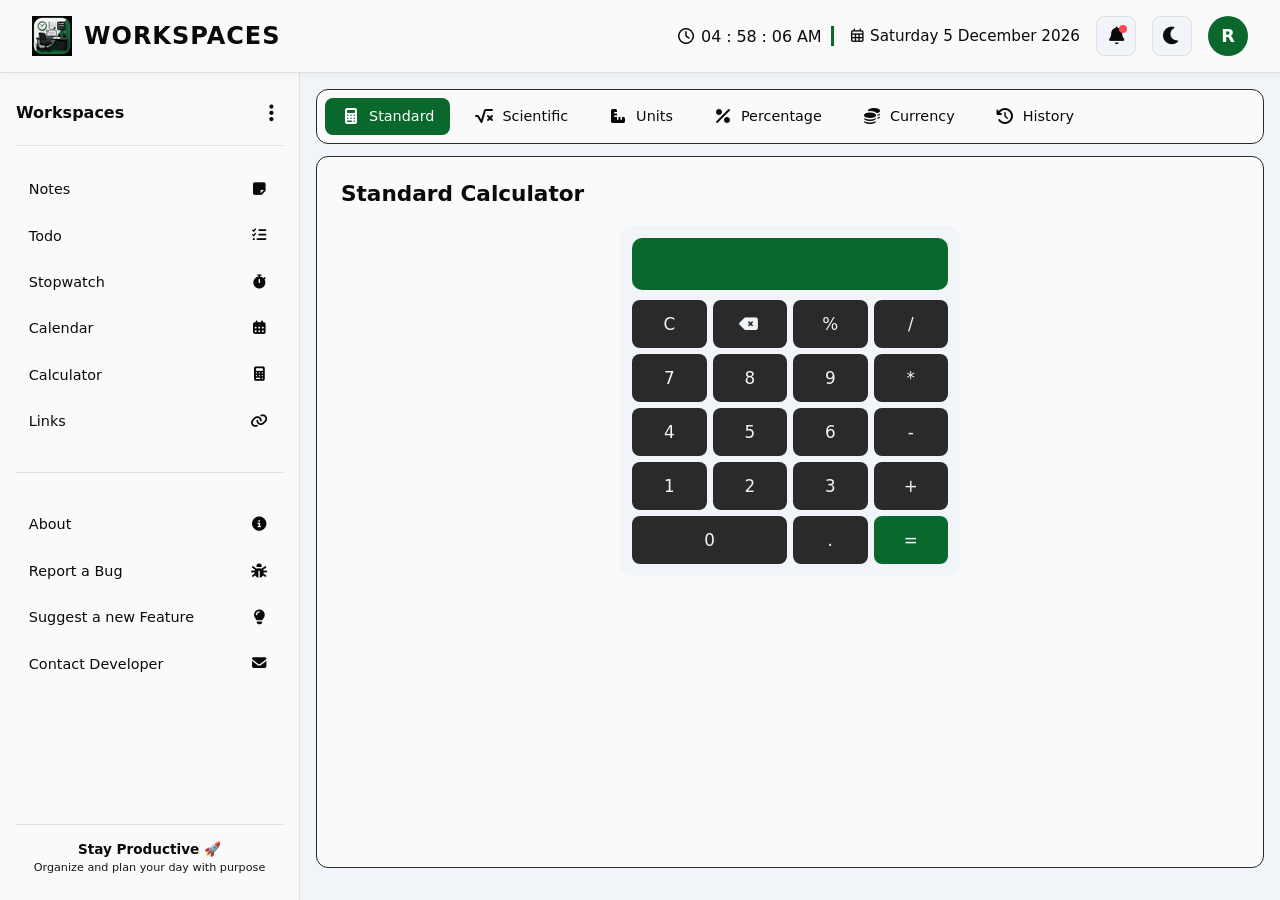
<file: Components/Calculator/calculator.html>
<!doctype html>
<html lang="en">
  <head>
    <meta charset="UTF-8" />
    <meta name="viewport" content="width=device-width, initial-scale=1.0" />
    <link rel="stylesheet" href="../../style.css" />
    <link
      rel="stylesheet"
      href="../../fontawesome-free-7.2.0-web/fontawesome-free-7.2.0-web/css/all.min.css"
    />
    <link rel="shortcut icon" href="../../Assets/icon.png" type="image/x-icon" />
    <link rel="stylesheet" href="../Clock/clock.css" />
    <link rel="stylesheet" href="calculator.css" />
    <script src="../Clock/clock.js" defer></script>
    <script src="../../app.js" defer></script>
    <script src="calculator.js" defer></script>
    <title>Calculator • Workspaces</title>
      <link rel="manifest" href="../../manifest.webmanifest" />
    <meta name="theme-color" content="#0a682c" />
  </head>
  <body>
    <div class="container">
      <header class="workspace-header">
        <div class="header-left">
          <button class="menu-btn" onclick="toggleMenu()">
            <i class="fa-solid fa-bars"></i>
          </button>
          <div class="logo">
            <img src="../../Assets/icon.png" alt="" width="40" height="40" />
            <span>WORKSPACES</span>
          </div>
        </div>
        <div class="header-right">
          <div class="clock">
            <ul>
              <i class="fa-regular fa-clock"></i>
              <li id="hours"></li>
              <li id="point">:</li>
              <li id="mins"></li>
              <li id="point">:</li>
              <li id="sec"></li>
              <li id="day"></li>
              <div class="vertical"></div>
              <div id="date">
                <i class="fa-regular fa-calendar-days"></i>
                <div id="Date"></div>
              </div>
            </ul>
          </div>
          <button class="header-icon-btn" title="Notifications">
            <i class="fa-solid fa-bell"></i>
            <span class="notification-dot"></span>
          </button>
          <button class="theme-toggle-btn" id="theme-switch" title="Toggle theme">
            <i class="fa-solid fa-moon"></i>
          </button>
          <div class="user-avatar">R</div>
        </div>
      </header>

      <aside class="sidebar">
        <div class="sidebar-header">
          <h2>Workspaces</h2>
          <i class="fa-solid fa-ellipsis-vertical"></i>
        </div>
        <ul class="sidebar-content">
          <li>
            <a href="../../index.html" class="sidebar-item"><span>Notes</span><i class="fa-solid fa-note-sticky"></i></a>
            <a href="../Todo/todo.html" class="sidebar-item"><span>Todo</span><i class="fa-solid fa-list-check"></i></a>
            <a href="../Stopwatch/stopwatch.html" class="sidebar-item"><span>Stopwatch</span><i class="fa-solid fa-stopwatch"></i></a>
            <a href="../Calendar/calendar.html" class="sidebar-item"><span>Calendar</span><i class="fa-solid fa-calendar-days"></i></a>
            <a href="calculator.html" class="sidebar-item active"><span>Calculator</span><i class="fa-solid fa-calculator"></i></a>
            <a href="../Links/links.html" class="sidebar-item"><span>Links</span><i class="fa-solid fa-link"></i></a>
          </li>
        </ul>
        <hr />
        <ul class="sidebar-footer">
          <li>
            <a href="../../Components/About/about.html" class="sidebar-item"><span>About</span><i class="fa-solid fa-circle-info"></i></a>
            <a href="../../Components/Forms/bug-report.html" class="sidebar-item"><span>Report a Bug</span><i class="fa-solid fa-bug"></i></a>
            <a href="../../Components/Forms/feature-suggest.html" class="sidebar-item"><span>Suggest a new Feature</span><i class="fa-solid fa-lightbulb"></i></a>
            <a href="../../Components/Forms/contact.html" class="sidebar-item"><span>Contact Developer</span><i class="fa-solid fa-envelope"></i></a>
          </li>
        </ul>
        <div class="motivational-quote">
          <h3>Stay Productive 🚀</h3>
          <h4>Organize and plan your day with purpose</h4>
        </div>
      </aside>

      <main>
        <div class="calc-page">
          <div class="mode-switcher">
            <button class="mode-btn active" data-mode="standard"><i class="fa-solid fa-calculator"></i><span>Standard</span></button>
            <button class="mode-btn" data-mode="scientific"><i class="fa-solid fa-square-root-variable"></i><span>Scientific</span></button>
            <button class="mode-btn" data-mode="converter"><i class="fa-solid fa-ruler-combined"></i><span>Units</span></button>
            <button class="mode-btn" data-mode="percentage"><i class="fa-solid fa-percent"></i><span>Percentage</span></button>
            <button class="mode-btn" data-mode="currency"><i class="fa-solid fa-coins"></i><span>Currency</span></button>
            <button class="mode-btn" data-mode="history"><i class="fa-solid fa-clock-rotate-left"></i><span>History</span></button>
          </div>

          <div class="calc-content">
            
            <section class="calc-panel active" id="standard">
              <div class="panel-header"><h2>Standard Calculator</h2></div>
              <div class="user-calculator-area" id="standard-calculator">
                <input type="text" id="display" disabled />
                <div class="buttons">
                  <button onclick="clearDisplay()">C</button>
                  <button onclick="deleteLast()"><i class="fa-solid fa-delete-left"></i></button>
                  <button onclick="appendValue('%')">%</button>
                  <button onclick="appendValue('/')">/</button>
                  <button onclick="appendValue('7')">7</button>
                  <button onclick="appendValue('8')">8</button>
                  <button onclick="appendValue('9')">9</button>
                  <button onclick="appendValue('*')">*</button>
                  <button onclick="appendValue('4')">4</button>
                  <button onclick="appendValue('5')">5</button>
                  <button onclick="appendValue('6')">6</button>
                  <button onclick="appendValue('-')">-</button>
                  <button onclick="appendValue('1')">1</button>
                  <button onclick="appendValue('2')">2</button>
                  <button onclick="appendValue('3')">3</button>
                  <button onclick="appendValue('+')">+</button>
                  <button onclick="appendValue('0')" class="zero">0</button>
                  <button onclick="appendValue('.')">.</button>
                  <button onclick="calculate()" class="equal">=</button>
                </div>
              </div>
            </section>

            <section class="calc-panel" id="scientific">
              <div class="panel-header"><h2>Scientific Calculator</h2></div>
              <div class="user-calculator-area" id="scientific-calculator">
                <input type="text" id="sci-display" disabled />
                <div class="buttons sci-buttons">
                  <button onclick="sciClear()">C</button>
                  <button onclick="sciDelete()"><i class="fa-solid fa-delete-left"></i></button>
                  <button onclick="sciAppend('(')">(</button>
                  <button onclick="sciAppend(')')">)</button>

                  <button onclick="sciAppend('Math.PI')">π</button>
                  <button onclick="sciAppend('Math.E')">e</button>
                  <button onclick="sciAppend('**')">xʸ</button>
                  <button onclick="sciAppend('**2')">x²</button>

                  <button onclick="sciFunc('Math.sin')">sin</button>
                  <button onclick="sciFunc('Math.cos')">cos</button>
                  <button onclick="sciFunc('Math.tan')">tan</button>
                  <button onclick="sciFunc('Math.sqrt')">√</button>

                  <button onclick="sciFunc('Math.log10')">log</button>
                  <button onclick="sciFunc('Math.log')">ln</button>
                  <button onclick="sciFactorial()">n!</button>
                  <button onclick="sciPercent()">%</button>

                  <button onclick="sciAppend('7')">7</button>
                  <button onclick="sciAppend('8')">8</button>
                  <button onclick="sciAppend('9')">9</button>
                  <button onclick="sciAppend('/')">/</button>

                  <button onclick="sciAppend('4')">4</button>
                  <button onclick="sciAppend('5')">5</button>
                  <button onclick="sciAppend('6')">6</button>
                  <button onclick="sciAppend('*')">*</button>

                  <button onclick="sciAppend('1')">1</button>
                  <button onclick="sciAppend('2')">2</button>
                  <button onclick="sciAppend('3')">3</button>
                  <button onclick="sciAppend('-')">-</button>

                  <button onclick="sciAppend('0')" class="zero">0</button>
                  <button onclick="sciAppend('.')">.</button>
                  <button onclick="sciAppend('+')">+</button>
                  <button onclick="sciReciprocal()">1/x</button>
                  <button onclick="sciCalculate()" class="equal">=</button>
                </div>
              </div>
            </section>

            <section class="calc-panel" id="converter">
              <div class="panel-header"><h2>Unit Converter</h2><p>Convert between common units instantly</p></div>
              <div class="feature-body">
                <div class="input-group">
                  <label>Category</label>
                  <select id="unitCategory">
                    <option value="length">Length</option>
                    <option value="weight">Weight</option>
                    <option value="temperature">Temperature</option>
                    <option value="volume">Volume</option>
                    <option value="area">Area</option>
                  </select>
                </div>
                <div class="converter-row">
                  <div class="input-group">
                    <label>From</label>
                    <input type="number" id="unitFromValue" placeholder="0" value="1" />
                    <select id="unitFrom"></select>
                  </div>
                  <button class="swap-btn" id="swapUnits" title="Swap units"><i class="fa-solid fa-arrow-right-arrow-left"></i></button>
                  <div class="input-group">
                    <label>To</label>
                    <input type="number" id="unitToValue" placeholder="0" readonly />
                    <select id="unitTo"></select>
                  </div>
                </div>
              </div>
            </section>

            <section class="calc-panel" id="percentage">
              <div class="panel-header"><h2>Percentage Tools</h2><p>Quick percentage calculations</p></div>
              <div class="feature-body">
                <div class="percent-card">
                  <h3>X% of Y</h3>
                  <div class="percent-inputs">
                    <input type="number" id="percentOfX" placeholder="X" />
                    <span>% of</span>
                    <input type="number" id="percentOfY" placeholder="Y" />
                    <button class="calc-btn" data-type="of">=</button>
                  </div>
                  <div class="result" id="resultOf">—</div>
                </div>
                <div class="percent-card">
                  <h3>Y is what % of X</h3>
                  <div class="percent-inputs">
                    <input type="number" id="whatPercentY" placeholder="Y" />
                    <span>is what % of</span>
                    <input type="number" id="whatPercentX" placeholder="X" />
                    <button class="calc-btn" data-type="what">=</button>
                  </div>
                  <div class="result" id="resultWhat">—</div>
                </div>
                <div class="percent-card">
                  <h3>Increase / Decrease</h3>
                  <div class="percent-inputs">
                    <input type="number" id="changeValue" placeholder="Value" />
                    <select id="changeType">
                      <option value="increase">Increase by</option>
                      <option value="decrease">Decrease by</option>
                    </select>
                    <input type="number" id="changePercent" placeholder="%" />
                    <button class="calc-btn" data-type="change">=</button>
                  </div>
                  <div class="result" id="resultChange">—</div>
                </div>
              </div>
            </section>

            <section class="calc-panel" id="currency">
              <div class="panel-header"><h2>Currency Converter</h2><p>Approximate rates • Edit if needed</p></div>
              <div class="feature-body">
                <div class="converter-row">
                  <div class="input-group">
                    <label>Amount</label>
                    <input type="number" id="currencyAmount" placeholder="0" value="1" />
                  </div>
                  <div class="input-group">
                    <label>From</label>
                    <select id="currencyFrom"></select>
                  </div>
                  <button class="swap-btn" id="swapCurrency" title="Swap currencies"><i class="fa-solid fa-arrow-right-arrow-left"></i></button>
                  <div class="input-group">
                    <label>To</label>
                    <select id="currencyTo"></select>
                  </div>
                </div>
                <div class="currency-result" id="currencyResult">—</div>
                <div class="rate-note"><small>Rates are approximate. Update manually below if needed.</small></div>
                <div class="input-group">
                  <label>Custom Rate (1 From = ? To)</label>
                  <input type="number" id="customRate" step="0.0001" placeholder="Leave empty for default" />
                </div>
              </div>
            </section>

            <section class="calc-panel" id="history">
              <div class="panel-header">
                <h2>Calculation History</h2>
                <p>Your recent calculations are saved locally</p>
                <button class="clear-btn" id="clearHistory"><i class="fa-solid fa-trash"></i> Clear All</button>
              </div>
              <div class="feature-body">
                <div class="history-list" id="historyList">
                  <div class="empty-state">No calculations yet</div>
                </div>
              </div>
            </section>
          </div>
        </div>
      </main>
    </div>
  </body>
</html>
</file>
<file: style.css>
* {
  margin: 0;
  padding: 0;
  box-sizing: border-box;
  font-family:
    system-ui,
    -apple-system,
    BlinkMacSystemFont,
    "Segoe UI",
    Roboto,
    Oxygen,
    Ubuntu,
    Cantarell,
    "Open Sans",
    "Helvetica Neue",
    sans-serif;
}

:root {
  --primary-txt: #0a0a0a;
  --secondary-txt: #18181b;
  --primary-bg: #f1f5f9;
  --secondary-bg: #fafafa;
  --border: #2a2a2a;
  --accent: #0a682c;
}

.dark-mode {
  --primary-bg: #0a0a0a;
  --secondary-bg: #18181b;
  --primary-txt: #f1f5f9;
  --secondary-txt: #fafafa;
  --border: #fdfdfd;
  --accent: #0a682c;
}

body {
  height: 100vh;
  margin: 0;
  overflow: hidden;
  background: var(--primary-bg);
  color: var(--primary-txt);
}

.container {
  display: grid;
  grid-template-columns: 300px minmax(0, 1fr);
  grid-template-rows: auto auto auto minmax(0, 1fr);
  width: 100%;
  height: 100vh;
  overflow: hidden;
}

.container.sidebar-collapsed {
  grid-template-columns: 72px minmax(0, 1fr);
}

.workspace-header {
  grid-column: 1 / -1;
  grid-row: 1;

  display: flex;
  align-items: center;
  justify-content: space-between;
  gap: 2rem;

  min-width: 0;
  padding: 1rem 2rem;

  background: var(--secondary-bg);
  border-bottom: 1px solid #e0e0e0;
  box-shadow: 0 2px 8px rgba(0, 0, 0, 0.05);

  z-index: 100;
}

.dark-mode .workspace-header {
  border-bottom-color: rgba(255, 255, 255, 0.1);
}

.header-left {
  display: flex;
  align-items: center;
  gap: 1rem;
  min-width: 0;
  flex: 1;
}

.menu-btn {
  display: none;
  align-items: center;
  justify-content: center;

  padding: 0.5rem;
  border: none;
  border-radius: 6px;

  background: none;
  color: var(--primary-txt);
  font-size: 1.5rem;

  cursor: pointer;
  transition: background 0.3s ease;
}

.menu-btn:hover {
  background: rgba(0, 0, 0, 0.05);
}

.logo {
  display: flex;
  align-items: center;
  gap: 0.75rem;

  color: var(--primary-txt);
  font-size: 1.5rem;
  font-weight: 700;
  letter-spacing: 1px;

  white-space: nowrap;
}

.logo i {
  font-size: 1.75rem;
}

.header-center,
.search-container {
  display: none;
}

.header-right {
  display: flex;
  align-items: center;
  gap: 1rem;
  min-width: 0;
}

.header-icon-btn,
.theme-toggle-btn {
  position: relative;

  width: 40px;
  height: 40px;
  padding: 0;

  border: 1px solid #e0e0e0;
  border-radius: 8px;

  background: var(--primary-bg);
  color: var(--primary-txt);

  font-size: 1.1rem;
  cursor: pointer;

  display: flex;
  align-items: center;
  justify-content: center;

  transition: all 0.3s ease;
}

.header-icon-btn:hover,
.theme-toggle-btn:hover {
  border-color: var(--accent);
  background: white;
  box-shadow: 0 4px 12px rgba(0, 0, 0, 0.1);
  transform: translateY(-2px);
}

.theme-toggle-btn:hover {
  transform: rotate(20deg);
}

.dark-mode .header-icon-btn,
.dark-mode .theme-toggle-btn {
  background: rgba(255, 255, 255, 0.05);
  border-color: rgba(255, 255, 255, 0.1);
}

.dark-mode .header-icon-btn:hover,
.dark-mode .theme-toggle-btn:hover {
  background: rgba(255, 255, 255, 0.1);
  border-color: var(--accent);
}

.notification-dot {
  position: absolute;
  top: 8px;
  right: 8px;

  width: 8px;
  height: 8px;

  background: #ff4757;
  border-radius: 50%;

  animation: pulse 2s infinite;
}

@keyframes pulse {
  0%,
  100% {
    opacity: 1;
  }

  50% {
    opacity: 0.6;
  }
}

.user-avatar {
  width: 40px;
  height: 40px;

  display: flex;
  align-items: center;
  justify-content: center;

  background: var(--accent);
  color: white;
  border-radius: 50%;

  font-size: 1.1rem;
  font-weight: 700;

  cursor: pointer;
  transition: all 0.3s ease;
}

.user-avatar:hover {
  box-shadow: 0 4px 12px rgba(10, 104, 44, 0.3);
  transform: scale(1.05);
}

.workspace-header .clock {
  display: flex;
  align-items: center;
}

.workspace-header .clock ul {
  display: flex;
  align-items: center;
  gap: 0.3rem;

  list-style: none;
  color: var(--primary-txt);
  font-size: 1rem;
}

.workspace-header .clock #Date {
  font-size: 0.95rem;
}

.workspace-header .clock #date {
  display: flex;
  align-items: center;
  gap: 0.2rem;
}

.workspace-header .fa-calendar-days {
  margin-left: 0.3rem;
  font-size: 0.9rem;
}

.workspace-header .vertical {
  width: 0.2rem;
  height: 1.2rem;
  margin: 0 0.3rem;

  background: var(--accent);
}

/* Kept for compatibility with existing markup/JS */
.time-display {
  display: flex;
  align-items: center;
  gap: 0.5rem;

  padding: 0.5rem 1rem;
  border-radius: 6px;

  background: rgba(255, 255, 255, 0.1);
  color: white;

  font-size: 0.95rem;
  font-weight: 500;
}

.sidebar {
  grid-column: 1;
  grid-row: 2 / 4;

  width: 100%;
  min-width: 0;
  min-height: 0;

  display: flex;
  flex-direction: column;
  gap: 1.5rem;

  padding: 1.5rem 1rem;

  overflow-y: auto;
  overflow-x: hidden;

  background: var(--secondary-bg);
  border-right: 1px solid #e0e0e0;
}

.dark-mode .sidebar {
  border-right-color: rgba(255, 255, 255, 0.1);
}

.sidebar.collapsed {
  width: 100%;
  padding: 1.5rem 0.5rem;
}

.sidebar-header {
  display: flex;
  align-items: center;
  justify-content: space-between;
  gap: 0.5rem;

  padding-bottom: 1rem;
  border-bottom: 1px solid #e0e0e0;
}

.dark-mode .sidebar-header {
  border-bottom-color: rgba(255, 255, 255, 0.1);
}

.sidebar-header h2 {
  flex: 1;
  min-width: 0;

  margin: 0;

  color: var(--primary-txt);
  font-size: 1rem;
  font-weight: 700;

  white-space: nowrap;
  overflow: hidden;

  transition: opacity 0.3s ease;
}

.sidebar.collapsed .sidebar-header h2 {
  width: 0;
  opacity: 0;
}

.sidebar-header i {
  flex-shrink: 0;

  display: flex;
  align-items: center;
  justify-content: center;

  padding: 0.4rem;
  border-radius: 6px;

  color: var(--primary-txt);
  font-size: 1.2rem;

  cursor: pointer;
  transition: all 0.3s ease;
}

.sidebar-header i:hover {
  background: rgba(10, 104, 44, 0.1);
  color: var(--accent);
}

.sidebar-content,
.sidebar-footer {
  width: 100%;
  margin: 0;
  padding: 0;

  display: flex;
  flex-direction: column;
  align-items: stretch;
  gap: 0.5rem;

  list-style: none;
}

.sidebar-content li,
.sidebar-footer li {
  width: 100%;
  margin: 0;
  padding: 0;

  display: flex;
  flex-direction: column;
  align-items: stretch;
  gap: 0.5rem;
}

.sidebar-item {
  width: 100%;
  min-width: 0;

  display: flex;
  align-items: center;
  justify-content: space-between;
  gap: 0.75rem;

  padding: 0.7rem 0.8rem;
  margin: 0;

  border-radius: 6px;

  color: var(--primary-txt);
  text-decoration: none;
  text-align: left;

  font-size: 0.9rem;
  font-weight: 500;
  white-space: nowrap;

  transition: all 0.3s ease;
}

.sidebar-item i {
  flex: 0 0 22px;
  width: 22px;
  margin-left: auto;
  text-align: center;
}

.sidebar-item:hover {
  background: rgba(10, 104, 44, 0.1);
  color: var(--accent);
  transform: translateX(4px);
}

.sidebar.collapsed .sidebar-item {
  justify-content: center;
  gap: 0;
  padding: 0.7rem 0.5rem;
}

.sidebar.collapsed .sidebar-item span {
  display: none;
}

.sidebar.collapsed .sidebar-item i {
  margin-left: 0;
}

.sidebar hr {
  width: 100%;
  height: 1px;
  margin: 0.5rem 0;

  border: none;
  background: #e0e0e0;
}

.dark-mode .sidebar hr {
  background: rgba(255, 255, 255, 0.1);
}

.motivational-quote {
  margin-top: auto;
  padding-top: 1rem;

  border-top: 1px solid #e0e0e0;

  text-align: center;
  transition: all 0.3s ease;
}

.dark-mode .motivational-quote {
  border-top-color: rgba(255, 255, 255, 0.1);
}

.motivational-quote h3 {
  margin-bottom: 0.3rem;

  color: var(--primary-txt);
  font-size: 0.85rem;
  font-weight: 700;
}

.motivational-quote h4 {
  color: var(--secondary-txt);
  font-size: 0.7rem;
  font-weight: 400;
  line-height: 1.3;
}

.sidebar.collapsed .motivational-quote h3,
.sidebar.collapsed .motivational-quote h4 {
  display: none;
}

.sidebar::-webkit-scrollbar {
  width: 6px;
}

.sidebar::-webkit-scrollbar-track {
  background: transparent;
}

.sidebar::-webkit-scrollbar-thumb {
  background: #ccc;
  border-radius: 3px;
}

.sidebar::-webkit-scrollbar-thumb:hover {
  background: #999;
}

.notes-section {
  grid-column: 2;
  grid-row: 3;

  width: 100%;
  min-width: 0;
  min-height: 0;

  display: flex;
  flex-direction: column;

  overflow: hidden;
}

.notes-header {
  flex-shrink: 0;

  display: flex;
  align-items: center;
  justify-content: space-between;
  gap: 1rem;

  padding: 1.5rem 2rem 0;
}

.notes-header h1 {
  color: var(--primary-txt);
  font-size: 1.8rem;
  font-weight: 700;
}

.add-note-main-btn {
  width: 48px;
  height: 48px;
  flex-shrink: 0;

  display: flex;
  align-items: center;
  justify-content: center;

  border: none;
  border-radius: 50%;

  background: var(--accent);
  color: white;

  font-size: 1.3rem;
  cursor: pointer;

  transition: all 0.3s ease;
  box-shadow: 0 4px 12px rgba(10, 104, 44, 0.2);
}

.add-note-main-btn:hover {
  background: #085a2b;
  box-shadow: 0 6px 16px rgba(10, 104, 44, 0.3);
  transform: scale(1.1);
}
.note-description {
  margin-left: 3rem;
  font-size: 1rem;
  color: var(--primary-txt);
}

.filter-tabs {
  flex-shrink: 0;

  display: flex;
  align-items: center;
  gap: 1rem;

  padding: 1rem 2rem;

  overflow-x: auto;
}

.filter-tabs::-webkit-scrollbar {
  height: 4px;
}

.filter-tabs::-webkit-scrollbar-track {
  background: #f1f5f9;
}

.dark-mode .filter-tabs::-webkit-scrollbar-track {
  background: rgba(255, 255, 255, 0.05);
}

.filter-tabs::-webkit-scrollbar-thumb {
  background: #ccc;
  border-radius: 4px;
}

.filter-tabs::-webkit-scrollbar-thumb:hover {
  background: #999;
}

.filter-btn {
  flex-shrink: 0;

  display: flex;
  align-items: center;
  gap: 0.5rem;

  padding: 0.75rem 1.5rem;

  border: 2px solid #e0e0e0;
  border-radius: 25px;

  background: transparent;
  color: var(--primary-txt);

  font-size: 0.95rem;
  font-weight: 600;
  white-space: nowrap;

  cursor: pointer;
  transition: all 0.3s ease;
}

.dark-mode .filter-btn {
  border-color: rgba(255, 255, 255, 0.1);
}

.filter-btn:hover {
  border-color: var(--accent);
  color: var(--accent);
}

.filter-btn.active {
  background: var(--accent);
  color: white;
  border-color: var(--accent);
  box-shadow: 0 4px 12px rgba(10, 104, 44, 0.2);
}

.filter-btn i {
  font-size: 1rem;
}

.notes-grid {
  grid-column: 2;
  grid-row: 4;

  width: 100%;
  min-width: 0;
  min-height: 0;

  display: grid;
  grid-template-columns: repeat(auto-fill, minmax(280px, 1fr));
  gap: 1.5rem;

  padding: 0 2rem 2rem;

  overflow-y: auto;
  overflow-x: hidden;
  align-content: start;
}
.notes-grid::-webkit-scrollbar {
  width: 6px;
}
.notes-grid.sidebar::-webkit-scrollbar-track {
  background: transparent;
}
.notes-grid::-webkit-scrollbar-thumb {
  background: #ccc;
  border-radius: 3px;
}
.notes-grid::-webkit-scrollbar-thumb:hover {
  background: #999;
}

.note-card {
  min-width: 0;

  display: flex;
  flex-direction: column;
  gap: 1rem;

  padding: 1.5rem;

  background: var(--secondary-bg);
  border: 1px solid #e0e0e0;
  border-radius: 10px;

  box-shadow: 0 2px 8px rgba(0, 0, 0, 0.05);

  transition: all 0.3s ease;
}

.dark-mode .note-card {
  border-color: rgba(255, 255, 255, 0.1);
}

.note-card:hover {
  box-shadow: 0 8px 16px rgba(0, 0, 0, 0.1);
  transform: translateY(-4px);
}

.note-header {
  display: flex;
  align-items: flex-start;
  justify-content: space-between;
  gap: 1rem;
}

.note-title {
  flex: 1;
  min-width: 0;

  color: var(--primary-txt);
  font-size: 1.2rem;
  font-weight: 600;

  word-break: break-word;
}

.note-category {
  flex-shrink: 0;

  display: inline-block;

  padding: 0.4rem 0.8rem;

  border-radius: 20px;

  font-size: 0.75rem;
  font-weight: 600;
  letter-spacing: 0.5px;
  text-transform: uppercase;
  white-space: nowrap;
}

.category-personal {
  background: #e3f2fd;
  color: #1976d2;
}

.dark-mode .category-personal {
  background: rgba(25, 118, 210, 0.2);
  color: #90caf9;
}

.category-work {
  background: #fff3e0;
  color: #f57c00;
}

.dark-mode .category-work {
  background: rgba(245, 124, 0, 0.2);
  color: #ffb74d;
}

.category-other {
  background: #f3e5f5;
  color: #7b1fa2;
}

.dark-mode .category-other {
  background: rgba(123, 31, 162, 0.2);
  color: #ce93d8;
}

.note-content {
  flex: 1;

  color: var(--secondary-txt);
  font-size: 0.95rem;
  line-height: 1.6;

  word-break: break-word;
}

.note-actions {
  display: flex;
  justify-content: flex-end;
  gap: 0.5rem;

  margin-top: 0.5rem;
  padding-top: 1rem;

  border-top: 1px solid #e0e0e0;
}

.dark-mode .note-actions {
  border-top-color: rgba(255, 255, 255, 0.1);
}

.edit-btn,
.delete-btn {
  display: flex;
  align-items: center;
  justify-content: center;

  padding: 0.5rem;

  border: none;
  border-radius: 6px;

  background: none;
  color: var(--primary-txt);

  font-size: 1rem;
  cursor: pointer;

  transition: all 0.3s ease;
}

.edit-btn:hover {
  background: rgba(10, 104, 44, 0.1);
  color: var(--accent);
}

.delete-btn:hover {
  background: rgba(255, 71, 87, 0.1);
  color: #ff4757;
}

.empty-container {
  width: 100%;
  min-height: 100%;

  display: flex;
  flex-direction: column;
  align-items: center;
  justify-content: center;
  gap: 1rem;

  padding: 2rem;

  color: var(--primary-txt);
  text-align: center;
}

.empty-container h2 {
  font-size: 1.8rem;
  font-weight: 600;
}

.empty-container p {
  color: var(--secondary-txt);
  font-size: 1rem;
}
.empty-container button {
  padding: 0.8rem 1.5rem;
  border: none;
  border-radius: 8px;
  background: var(--accent);
  color: var(--primary-txt);
  font-size: 0.95rem;
  font-weight: 600;
  cursor: pointer;
  transition: all 0.3s ease;
  box-shadow: 0 4px 12px rgba(10, 104, 44, 0.2);
}
.empty-container button:hover {
  background-color: #085a2b;
  transform: translateY(-2px);
  box-shadow: 0 6px 16px rgba(10, 104, 44, 0.3);
}

dialog {
  position: fixed;
  inset: 0;
  margin: auto;
  width: 90%;
  max-width: 500px;
  max-height: min(90vh, 700px);
  overflow: auto;

  border: 1px solid #e0e0e0;
  border-radius: 10px;

  background: var(--secondary-bg);
  color: var(--primary-txt);

  box-shadow: 0 10px 40px rgba(0, 0, 0, 0.2);
}

dialog::backdrop {
  background: rgba(0, 0, 0, 0.5);
}

.dialog-content {
  padding: 2rem;
}

.dialog-header {
  display: flex;
  align-items: center;
  justify-content: space-between;
  gap: 1rem;

  margin-bottom: 1.5rem;
}

.dialog-title {
  color: var(--primary-txt);
  font-size: 1.5rem;
  font-weight: 600;
}

.close-btn {
  display: flex;
  align-items: center;
  justify-content: center;

  padding: 0.5rem;

  border: none;
  background: none;
  color: var(--primary-txt);

  font-size: 1.5rem;
  cursor: pointer;

  transition: all 0.3s ease;
}

.close-btn:hover {
  transform: rotate(90deg);
}

#noteForm {
  display: flex;
  flex-direction: column;
  gap: 1.5rem;
}

.form-group {
  display: flex;
  flex-direction: column;
  gap: 0.5rem;
}

.form-label {
  color: var(--primary-txt);
  font-size: 0.95rem;
  font-weight: 600;
}

.form-input {
  width: 100%;

  padding: 0.75rem;

  border: 1px solid #e0e0e0;
  border-radius: 6px;

  background: var(--primary-bg);
  color: var(--primary-txt);

  font: inherit;

  transition: all 0.3s ease;
}

.dark-mode .form-input {
  background: rgba(255, 255, 255, 0.05);
  border-color: rgba(255, 255, 255, 0.1);
}

.form-input:focus {
  outline: none;
  border-color: var(--accent);
  box-shadow: 0 0 0 3px rgba(10, 104, 44, 0.1);
}
#noteCategory {
  
  background: var(--primary-bg);
  color: var(--primary-txt);
}
#noteCategory option {
  background: var(--primary-bg);
  color: var(--primary-txt);
}
textarea.form-input {
  min-height: 120px;
  resize: vertical;
  scrollbar-width: thin;
  scrollbar-color: #ccc transparent;
}
textarea.form-input::-webkit-scrollbar {
  width: 6px;
}
textarea.form-input::-webkit-scrollbar-track {
  background: transparent;
}
textarea.form-input::-webkit-scrollbar-thumb {
  background: #ccc;
  border-radius: 4px;
}
textarea.form-input::-webkit-scrollbar-thumb:hover {
  background: #999;
}
.dialog-actions {
  display: flex;
  justify-content: flex-end;
  gap: 1rem;

  margin-top: 1.5rem;
  padding-top: 1.5rem;

  border-top: 1px solid #e0e0e0;
}

.dark-mode .dialog-actions {
  border-top-color: rgba(255, 255, 255, 0.1);
}

.cancel-btn,
.save-btn {
  padding: 0.75rem 1.5rem;

  border: none;
  border-radius: 6px;

  font-size: 1rem;
  font-weight: 600;

  cursor: pointer;
  transition: all 0.3s ease;
}

.cancel-btn {
  background: transparent;
  color: var(--primary-txt);
  border: 1px solid #e0e0e0;
}

.cancel-btn:hover {
  background: var(--primary-bg);
}

.save-btn {
  background: var(--accent);
  color: white;
}

.save-btn:hover {
  background: #085a2b;
  box-shadow: 0 4px 12px rgba(10, 104, 44, 0.3);
}

@media (max-width: 1200px) {
  .workspace-header {
    gap: 1rem;
    padding: 1rem 1.5rem;
  }

  .header-right {
    min-width: auto;
  }
  .note-description {
    margin-left: 3rem;
  }
}

@media (min-width: 769px) and (max-width: 929px) {
  .container {
    grid-template-columns: 230px minmax(0, 1fr);
  }

  .sidebar {
    min-width: 0;
  }

  .notes-section {
    grid-column: 2;
    min-width: 0;
    width: 100%;
  }

  .notes-grid {
    grid-column: 2;
    min-width: 0;
    width: 100%;
    grid-template-columns: minmax(0, 1fr);
    overflow-x: hidden;
  }

  .filter-tabs {
    min-width: 0;
    width: 100%;
    overflow-x: hidden;
    flex-wrap: wrap;
  }

  .filter-btn {
    flex-shrink: 1;
  }
}

@media (max-width: 768px) {
  .workspace-header {
    gap: 0.5rem;
    flex-wrap: wrap;
  }

  .menu-btn {
    display: flex;
  }

  .header-left,
  .header-right {
    min-width: 0;
  }

  .header-right {
    gap: 0.5rem;
  }

  .logo {
    font-size: 1.15rem;
    gap: 0.45rem;
    letter-spacing: 0.6px;
  }

  .logo i {
    font-size: 1.35rem;
  }

  .container {
    grid-template-columns: 1fr;
    grid-template-rows: auto auto minmax(0, 1fr);
  }

  .container.sidebar-collapsed {
    grid-template-columns: 1fr;
  }

  .sidebar {
    position: fixed;
    top: 64px;
    left: 0;

    width: 250px;
    height: calc(100vh - 64px);

    z-index: 99;

    grid-column: auto;
    grid-row: auto;

    transform: translateX(-100%);
    transition: transform 0.3s ease;
  }

  .sidebar.menu-open {
    transform: translateX(0);
  }

  .notes-section {
    grid-column: 1;
    grid-row: 2;
    min-height: 0;
  }

  .notes-grid {
    grid-column: 1;
    grid-row: 3;
    grid-template-columns: 1fr;
    padding: 1rem;
    gap: 1rem;
  }

  .note-header {
    flex-direction: column;
    align-items: flex-start;
  }

  .note-category {
    width: fit-content;
  }

  dialog {
    width: min(95%, 500px);
    max-height: 90vh;
  }

  .notes-header {
    padding: 1.2rem 1rem 0;
  }

  .notes-header h1 {
    font-size: 1.5rem;
  }

  .filter-tabs {
    gap: 0.5rem;
    padding: 0.8rem 1rem;
    overflow-x: hidden;
    flex-wrap: wrap;
  }

  .filter-btn {
    padding: 0.6rem 0.9rem;
    font-size: 0.8rem;
    gap: 0.35rem;
  }

  .filter-btn i {
    font-size: 0.85rem;
  }
}

@media (max-width: 480px) {
  .workspace-header {
    padding: 0.75rem 1rem;
  }

  .header-left {
    flex: 0 1 auto;
  }

  .header-right {
    gap: 0.35rem;
  }

  .workspace-header .clock {
    font-size: 0.8rem;
  }

  .workspace-header .clock ul {
    font-size: 0.8rem;
  }

  .workspace-header .clock #Date,
  .workspace-header .clock #date {
    font-size: 0.72rem;
  }

  .header-icon-btn,
  .theme-toggle-btn,
  .user-avatar {
    width: 36px;
    height: 36px;
  }

  .notes-header {
    padding: 1rem 0.75rem 0;
  }

  .notes-header h1 {
    font-size: 1.3rem;
  }

  .filter-tabs {
    gap: 0.4rem;
    padding: 0.7rem 0.75rem;
  }

  .filter-btn {
    padding: 0.5rem 0.7rem;
    font-size: 0.72rem;
    border-width: 1px;
  }

  .filter-btn i {
    font-size: 0.75rem;
  }
  .note-description {
    font-size: 0.8rem;
    margin-left: 2rem;
  }
}

@media (max-width: 360px) {
  .notes-header h1 {
    font-size: 1.15rem;
  }

  .filter-tabs {
    gap: 0.3rem;
    padding: 0.6rem 0.5rem;
  }

  .filter-btn {
    padding: 0.45rem 0.55rem;
    font-size: 0.65rem;
  }

  .filter-btn i {
    font-size: 0.7rem;
  }
}

@media (max-width: 929px) {
  .sidebar-header h2,
  .sidebar-header i {
    display: none;
  }
}
@media (min-width: 529px) and (max-width: 732px) {
  .workspace-header {
    padding: 0.65rem 1rem;
    gap: 0.4rem;
    flex-wrap: nowrap;
  }

  .header-left {
    min-width: 0;
    flex: 1 1 auto;
    gap: 0.4rem;
  }

  .logo {
    min-width: 0;
    font-size: 1rem;
    gap: 0.35rem;
    letter-spacing: 0;
  }

  .logo i {
    font-size: 1.15rem;
  }

  .header-right {
    flex: 0 0 auto;
    gap: 0.3rem;
  }

  .header-icon-btn,
  .theme-toggle-btn,
  .user-avatar {
    width: 34px;
    height: 34px;
    font-size: 0.9rem;
  }

  .workspace-header .clock ul {
    gap: 0.15rem;
    font-size: 0.7rem;
  }

  .workspace-header .clock #Date,
  .workspace-header .clock #date {
    font-size: 0.65rem;
  }
}
@media (min-width: 529px) and (max-width: 553px) {
  .workspace-header {
    padding: 0.5rem 0.6rem;
    gap: 0.2rem;
  }

  .header-left {
    gap: 0.25rem;
  }

  .logo {
    font-size: 0.9rem;
    gap: 0.25rem;
  }

  .logo i {
    font-size: 1rem;
  }

  .header-right {
    gap: 0.2rem;
  }

  .header-icon-btn,
  .theme-toggle-btn,
  .user-avatar {
    width: 30px;
    height: 30px;
    font-size: 0.75rem;
  }

  .workspace-header .clock ul {
    font-size: 0.6rem;
  }

  .workspace-header .clock #Date,
  .workspace-header .clock #date {
    font-size: 0.55rem;
  }
}

@media (max-width: 768px) {
  .container.sidebar-collapsed {
    grid-template-columns: 1fr;
  }

  .sidebar.collapsed {
    width: 250px;
    padding: 1.5rem 1rem;
  }

  .sidebar.collapsed .sidebar-item {
    justify-content: space-between;
    gap: 0.75rem;
    padding: 0.7rem 0.8rem;
  }

  .sidebar.collapsed .sidebar-item span {
    display: inline;
  }

  .sidebar.collapsed .sidebar-item i {
    margin-left: auto;
  }

  .sidebar.collapsed .sidebar-header h2 {
    width: auto;
    opacity: 1;
  }
}

.container {
  grid-template-rows: auto auto auto minmax(0, 1fr);
}

.welcome-section {
  grid-column: 2;
  grid-row: 2;

  padding: 1rem 2rem 0;
  height: fit-content;
  align-self: start;
}

.notes-section {
  grid-column: 2;
  grid-row: 3;
}

.notes-grid {
  grid-column: 2;
  grid-row: 4;
}

.sidebar {
  grid-row: 2 / 5;
}

@media (max-width: 768px) {
  .container {
    grid-template-columns: 1fr;
    grid-template-rows: auto auto auto minmax(0, 1fr);
  }

  .welcome-section {
    grid-column: 1;
    grid-row: 2;

    padding: 1rem 1rem 0;
  }

  .notes-section {
    grid-column: 1;
    grid-row: 3;
  }

  .notes-grid {
    grid-column: 1;
    grid-row: 4;
  }

  .sidebar {
    grid-row: auto;
  }

  #welcomeName {
    font-size: 1.35rem;
  }

  #welcomeMessage {
    font-size: 0.8rem;
  }
}

.welcome-section {
  position: relative;
  margin: 1.5rem 2rem 0;
  padding: 1.5rem 1.8rem;

  display: flex;
  align-items: center;
  justify-content: space-between;
  gap: 2rem;

  overflow: hidden;

  background:
    radial-gradient(
      circle at 90% 20%,
      rgba(10, 104, 44, 0.16),
      transparent 35%
    ),
    linear-gradient(135deg, var(--secondary-bg), var(--primary-bg));

  border: 1px solid rgba(10, 104, 44, 0.15);
  border-radius: 18px;

  box-shadow:
    0 8px 25px rgba(0, 0, 0, 0.06),
    inset 0 1px 0 rgba(255, 255, 255, 0.5);

  isolation: isolate;
}

.welcome-section::before {
  content: "";
  position: absolute;

  width: 180px;
  height: 180px;

  right: -70px;
  top: -90px;

  border-radius: 50%;

  background: rgba(10, 104, 44, 0.12);

  filter: blur(5px);

  z-index: -1;
}

.welcome-section::after {
  content: "";

  position: absolute;
  left: 0;
  top: 18px;
  bottom: 18px;

  width: 4px;

  background: var(--accent);

  border-radius: 0 5px 5px 0;
}

.welcome-content {
  min-width: 0;
}

.welcome-greeting {
  margin: 0 0 0.35rem;

  color: var(--primary-txt);

  font-size: 1.7rem;
  font-weight: 750;
  letter-spacing: -0.5px;
}

.welcome-greeting span {
  color: var(--accent);
}

.welcome-message {
  margin: 0;

  max-width: 600px;

  color: var(--secondary-txt);

  font-size: 0.95rem;
  line-height: 1.6;
}

.welcome-icon {
  width: 58px;
  height: 58px;

  flex-shrink: 0;

  display: flex;
  align-items: center;
  justify-content: center;

  border-radius: 16px;

  background: rgba(10, 104, 44, 0.1);
  color: var(--accent);

  font-size: 1.5rem;

  box-shadow: 0 6px 18px rgba(10, 104, 44, 0.12);

  transform: rotate(-5deg);

  transition: all 0.3s ease;
}

.welcome-section:hover .welcome-icon {
  transform: rotate(0deg) scale(1.05);
}

.dark-mode .welcome-section {
  background:
    radial-gradient(
      circle at 90% 20%,
      rgba(10, 104, 44, 0.22),
      transparent 35%
    ),
    linear-gradient(135deg, #18181b, #0a0a0a);

  border-color: rgba(10, 104, 44, 0.25);

  box-shadow:
    0 10px 30px rgba(0, 0, 0, 0.3),
    inset 0 1px 0 rgba(255, 255, 255, 0.03);
}

.dark-mode .welcome-message {
  color: #a1a1aa;
}

@media (max-width: 768px) {
  .welcome-section {
    margin: 1rem 1rem 0;
    padding: 1.2rem 1.3rem;

    border-radius: 15px;

    gap: 1rem;
  }

  .welcome-greeting {
    font-size: 1.35rem;
  }

  .welcome-message {
    font-size: 0.82rem;
    line-height: 1.5;
  }

  .welcome-icon {
    width: 48px;
    height: 48px;

    border-radius: 13px;

    font-size: 1.2rem;
  }
}

@media (max-width: 480px) {
  .welcome-section {
    margin: 0.8rem 0.75rem 0;
    padding: 1rem 1.1rem;
  }

  .welcome-greeting {
    font-size: 1.15rem;
    letter-spacing: -0.3px;
  }

  .welcome-message {
    font-size: 0.75rem;
  }

  .welcome-icon {
    width: 42px;
    height: 42px;

    border-radius: 11px;

    font-size: 1rem;
  }

  .welcome-section::after {
    top: 14px;
    bottom: 14px;
  }
}
.workspace-splash {
  position: fixed;
  inset: 0;
  width: 100%;
  height: 100dvh;

  display: flex;
  align-items: center;
  justify-content: center;

  background: #f1f5f9;
  z-index: 9999;

  opacity: 1;
  visibility: visible;

  transition:
    opacity 0.6s ease,
    visibility 0.6s ease;
}

.workspace-splash.hide {
  opacity: 0;
  visibility: hidden;
  pointer-events: none;
}

.splash-content {
  width: min(90%, 500px);
  text-align: center;

  display: flex;
  flex-direction: column;
  align-items: center;

  animation: splashContent 0.8s ease forwards;
}

.splash-icon {
  width: 90px;
  height: 90px;

  display: flex;
  align-items: center;
  justify-content: center;

  margin-bottom: 1.5rem;

  animation: iconFloat 2.5s ease-in-out infinite;
}

.splash-icon img {
  width: 100%;
  height: 100%;
  object-fit: contain;
}

.splash-content h1 {
  margin: 0;

  color: #0a0a0a;

  font-size: clamp(2rem, 5vw, 3.5rem);
  line-height: 1.05;
  letter-spacing: -0.04em;

  font-weight: 700;
}

.splash-content p {
  margin: 1rem 0 0;

  max-width: 380px;

  color: #18181b;

  font-size: clamp(0.9rem, 2vw, 1rem);
  line-height: 1.6;
}

.splash-loader {
  display: flex;
  gap: 6px;

  margin-top: 2rem;
}

.splash-loader span {
  width: 6px;
  height: 6px;

  border-radius: 50%;

  background: #0a682c;

  animation: splashDots 1.2s ease-in-out infinite;
}

.splash-loader span:nth-child(2) {
  animation-delay: 0.15s;
}

.splash-loader span:nth-child(3) {
  animation-delay: 0.3s;
}

@keyframes splashContent {
  from {
    opacity: 0;
    transform: translateY(18px) scale(0.97);
  }

  to {
    opacity: 1;
    transform: translateY(0) scale(1);
  }
}

@keyframes iconFloat {
  0%,
  100% {
    transform: translateY(0);
  }

  50% {
    transform: translateY(-7px);
  }
}

@keyframes splashDots {
  0%,
  100% {
    opacity: 0.25;
    transform: translateY(0);
  }

  50% {
    opacity: 1;
    transform: translateY(-4px);
  }
}

body.dark-mode .workspace-splash {
  background: #0a0a0a;
}

body.dark-mode .splash-content h1 {
  color: #f1f5f9;
}

body.dark-mode .splash-content p {
  color: #a1a1aa;
}

@media (max-width: 600px) {
  .splash-icon {
    width: 72px;
    height: 72px;
    margin-bottom: 1.25rem;
  }

  .splash-content h1 {
    font-size: 2.1rem;
  }

  .splash-content p {
    max-width: 300px;
  }

  .splash-loader {
    margin-top: 1.5rem;
  }
}

.workspace-notification-container {
  position: fixed;
  top: 24px;
  right: 24px;
  z-index: 9999;

  display: flex;
  flex-direction: column;
  gap: 12px;

  width: min(360px, calc(100vw - 32px));

  pointer-events: none;
}

.workspace-notification {
  --notification-color: #0a682c;

  position: relative;
  display: flex;
  align-items: center;
  gap: 13px;

  width: 100%;
  padding: 14px 16px;

  background: #fafafa;
  color: #0a0a0a;

  border: 1px solid #2a2a2a;
  border-left: 4px solid var(--notification-color);
  border-radius: 12px;

  box-shadow: 0 12px 30px rgba(10, 10, 10, 0.12);

  overflow: hidden;

  animation:
    notificationSlideIn 0.35s ease forwards,
    notificationFadeOut 0.35s ease 3.65s forwards;
}

.workspace-notification.added {
  --notification-color: #0a682c;
}

.workspace-notification.updated {
  --notification-color: #2563eb;
}

.workspace-notification.deleted {
  --notification-color: #dc2626;
}

.notification-icon {
  flex: 0 0 36px;

  width: 36px;
  height: 36px;

  display: flex;
  align-items: center;
  justify-content: center;

  border-radius: 50%;

  background: color-mix(in srgb, var(--notification-color) 12%, transparent);

  color: var(--notification-color);

  font-size: 15px;
}

.notification-content {
  min-width: 0;
  flex: 1;
}

.notification-title {
  margin: 0 0 3px;

  font-size: 0.9rem;
  font-weight: 700;

  color: #0a0a0a;
}

.notification-message {
  margin: 0;

  font-size: 0.78rem;
  line-height: 1.4;

  color: #18181b;

  white-space: nowrap;
  overflow: hidden;
  text-overflow: ellipsis;
}

.notification-close {
  flex: 0 0 auto;

  width: 28px;
  height: 28px;

  display: flex;
  align-items: center;
  justify-content: center;

  border: none;
  border-radius: 7px;

  background: transparent;
  color: #18181b;

  cursor: pointer;

  transition:
    background 0.2s ease,
    color 0.2s ease;
}

.notification-close:hover {
  background: #f1f5f9;
  color: #0a0a0a;
}

.notification-progress {
  position: absolute;
  bottom: 0;
  left: 0;

  height: 2px;
  width: 100%;

  background: var(--notification-color);

  transform-origin: left;

  animation: notificationProgress 4s linear forwards;
}

@keyframes notificationSlideIn {
  from {
    opacity: 0;
    transform: translateX(35px) scale(0.96);
  }

  to {
    opacity: 1;
    transform: translateX(0) scale(1);
  }
}

@keyframes notificationFadeOut {
  from {
    opacity: 1;
    transform: translateX(0) scale(1);
  }

  to {
    opacity: 0;
    transform: translateX(35px) scale(0.96);
  }
}

@keyframes notificationProgress {
  from {
    transform: scaleX(1);
  }

  to {
    transform: scaleX(0);
  }
}

@media (max-width: 600px) {
  .workspace-notification-container {
    top: 16px;
    right: 16px;
    left: 16px;

    width: auto;
  }

  .workspace-notification {
    padding: 13px 14px;
  }
}

body.dark-mode .workspace-notification {
  background: #18181b;
  color: #fafafa;

  border-color: #2a2a2a;

  box-shadow: 0 12px 30px rgba(0, 0, 0, 0.3);
}

body.dark-mode .notification-title {
  color: #fafafa;
}

body.dark-mode .notification-message {
  color: #f1f5f9;
}

body.dark-mode .notification-close {
  color: #f1f5f9;
}

body.dark-mode .notification-close:hover {
  background: #2a2a2a;
  color: #fafafa;
}

.ws-name-dialog {
  width: min(92vw, 420px);
  max-width: none;
  margin: auto;
  padding: 0;
  border: 1px solid rgba(128,128,128,.22);
  border-radius: 22px;
  color: var(--primary-txt);
  background: var(--secondary-bg);
  box-shadow: 0 24px 80px rgba(0,0,0,.28);
}
.ws-name-dialog::backdrop { background: rgba(0,0,0,.58); backdrop-filter: blur(5px); }
.ws-name-card { display:flex; flex-direction:column; gap:12px; padding:28px; }
.ws-name-mark { width:46px;height:46px;display:grid;place-items:center;border-radius:14px;background:rgba(10,104,44,.12);color:var(--accent);font-size:20px; }
.ws-name-card h2 { font-size:1.35rem; }
.ws-name-card p { color:var(--secondary-txt); opacity:.75; }
.ws-name-card label { font-size:.88rem;font-weight:600;margin-top:6px; }
.ws-name-card input { width:100%;padding:13px 14px;border:1px solid rgba(128,128,128,.35);border-radius:11px;background:var(--primary-bg);color:var(--primary-txt);font:inherit;outline:none; }
.ws-name-card input:focus { border-color:var(--accent);box-shadow:0 0 0 3px rgba(10,104,44,.14); }
.ws-name-card button { border:0;border-radius:11px;padding:13px 16px;background:var(--accent);color:white;font:inherit;font-weight:700;cursor:pointer;margin-top:5px; }
.ws-name-card button i { margin-left:8px; }
</file>
<file: Components/Clock/clock.css>
:root {
  --primary-txt: #0a0a0a;
  --secondary-txt: #18181b;
  --primary-bg: #f1f5f9;
  --secondary-bg: #fafafa;
  --border: #2a2a2a;
  --accent: #0a682c;
}
.dark-mode {
  --primary-bg: #0a0a0a;
  --secondary-bg: #18181b;
  --primary-txt: #f1f5f9;
  --secondary-txt: #fafafa;
  --border: #fdfdfd;
  --accent: #0a682c;
}
.clock {
  display: inline-flex;

  gap: none;
}
.clock ul {
  list-style: none;
  display: flex;
  font-size: 1.2rem;
  gap: 0.1rem;
  text-align: center;
  flex-direction: row;
  color: var(--primary-txt);
}
#Date {
  font-size: 1.2rem;
  
}
#date {
  display: flex;
  flex-direction: row;
  gap: 0.1rem;
}
.fa-calendar-days {
  margin-left: 0.3rem;
}
.vertical {
  width: 0.2rem;
  height: 1.2rem;
  border: none;
  background: var(--accent);
  margin-left: 0.3rem;
}
</file>
<file: Components/Calculator/calculator.css>
.calc-page {
  display: flex;
  flex-direction: column;
  height: 100%;
  min-height: 0;
  padding: 1rem;
  gap: 0.75rem;
  max-width: 1200px;
  margin: 0 auto;
  width: 100%;
  box-sizing: border-box;
  overflow: hidden;
}

.mode-switcher {
  display: flex;
  gap: 0.5rem;
  flex-wrap: nowrap;
  padding: 0.5rem;
  background: var(--secondary-bg);
  border-radius: 12px;
  border: 1px solid var(--border);
  overflow-x: auto;
  overflow-y: hidden;
  scrollbar-width: thin;
  -webkit-overflow-scrolling: touch;
  max-width: 100%;
  flex-shrink: 0;
}

.mode-switcher::-webkit-scrollbar { height: 4px; }
.mode-switcher::-webkit-scrollbar-thumb { background: var(--border); border-radius: 2px; }

.mode-btn {
  display: flex;
  align-items: center;
  gap: 0.5rem;
  padding: 0.65rem 1rem;
  border: none;
  background: transparent;
  color: var(--primary-txt);
  border-radius: 8px;
  cursor: pointer;
  font-size: 0.9rem;
  font-weight: 500;
  white-space: nowrap;
  transition: all 0.2s ease;
  flex-shrink: 0;
}
.mode-btn:hover { background: var(--primary-bg); }
.mode-btn.active { background: var(--accent); color: #fff; }
.mode-btn i { font-size: 1rem; }

.calc-content {
  flex: 1 1 auto;
  min-height: 0;
  overflow-y: auto;
  overflow-x: hidden;
  scroll-behavior: smooth;
  border-radius: 12px;
  background: var(--secondary-bg);
  border: 1px solid var(--border);
  width: 100%;
  max-width: 100%;
  -webkit-overflow-scrolling: touch;
}
.calc-content::-webkit-scrollbar { width: 6px; }
.calc-content::-webkit-scrollbar-track { background: transparent; }
.calc-content::-webkit-scrollbar-thumb { background: var(--border); border-radius: 3px; }
.calc-content { scrollbar-width: thin; scrollbar-color: var(--border) transparent; }

.calc-panel {
  display: none;
  padding: 1.5rem;
  animation: fadeIn 0.25s ease;
  width: 100%;
  max-width: 100%;
  box-sizing: border-box;
}
.calc-panel.active { display: block; }
@keyframes fadeIn {
  from { opacity: 0; transform: translateY(6px); }
  to { opacity: 1; transform: translateY(0); }
}

.panel-header {
  margin-bottom: 1.25rem;
  display: flex;
  justify-content: space-between;
  align-items: flex-start;
  flex-wrap: wrap;
  gap: 0.5rem;
}
.panel-header h2 { font-size: 1.35rem; font-weight: 600; color: var(--primary-txt); margin: 0; }
.panel-header p { margin: 0.25rem 0 0; color: var(--secondary-txt); font-size: 0.9rem; opacity: 0.8; }

.user-calculator-area {
  margin: 0 auto;
  max-width: 340px;
  width: 100%;
  background: var(--primary-bg);
  border-radius: 12px;
  padding: 0.75rem;
  box-sizing: border-box;
}

#display, #sci-display {
  width: 100%;
  height: 52px;
  font-size: 1.3rem;
  margin-bottom: 10px;
  text-align: right;
  padding: 8px 12px;
  border: none;
  border-radius: 10px;
  background: var(--accent);
  color: #ffffff;
  box-sizing: border-box;
}

.buttons {
  display: grid;
  grid-template-columns: repeat(4, 1fr);
  gap: 6px;
}
.sci-buttons {
  grid-template-columns: repeat(4, 1fr);
  gap: 5px;
}

.buttons button, .sci-buttons button {
  height: 48px;
  border-radius: 8px;
  cursor: pointer;
  font-size: 1.05rem;
  background-color: #2a2a2a;
  color: #f1f5f9;
  border: none;
  transition: 0.15s ease;
}
.buttons button:hover, .sci-buttons button:hover {
  filter: brightness(1.15);
}
.equal {
  background-color: var(--accent) !important;
  color: #ffffff !important;
}
.zero {
  grid-column: span 2;
}

.feature-body { display: flex; flex-direction: column; gap: 1rem; }
.input-group { display: flex; flex-direction: column; gap: 0.35rem; }
.input-group label { font-size: 0.8rem; font-weight: 500; color: var(--secondary-txt); text-transform: uppercase; letter-spacing: 0.3px; }
.input-group input, .input-group select {
  padding: 0.7rem 0.85rem;
  border: 1px solid var(--border);
  border-radius: 8px;
  background: var(--primary-bg);
  color: var(--primary-txt);
  font-size: 1rem;
  outline: none;
  width: 100%;
  box-sizing: border-box;
}
.input-group input:focus, .input-group select:focus { border-color: var(--accent); }

.converter-row { display: grid; grid-template-columns: 1fr auto 1fr; gap: 0.75rem; align-items: end; }
.swap-btn {
  width: 42px; height: 42px; border-radius: 50%;
  border: 1px solid var(--border); background: var(--primary-bg); color: var(--primary-txt);
  cursor: pointer; display: flex; align-items: center; justify-content: center;
}
.swap-btn:hover { background: var(--accent); color: #fff; border-color: var(--accent); }

.percent-card { background: var(--primary-bg); border: 1px solid var(--border); border-radius: 10px; padding: 1rem; }
.percent-card h3 { margin: 0 0 0.75rem; font-size: 0.95rem; font-weight: 600; }
.percent-inputs { display: flex; align-items: center; gap: 0.5rem; flex-wrap: wrap; }
.percent-inputs input, .percent-inputs select {
  flex: 1; min-width: 80px; padding: 0.6rem 0.7rem;
  border: 1px solid var(--border); border-radius: 6px;
  background: var(--secondary-bg); color: var(--primary-txt);
}
.calc-btn { padding: 0.6rem 1rem; background: var(--accent); color: #fff; border: none; border-radius: 6px; cursor: pointer; font-weight: 600; }
.result { margin-top: 0.75rem; padding: 0.6rem; background: var(--secondary-bg); border-radius: 6px; font-weight: 600; color: var(--accent); text-align: center; }

.currency-result { font-size: 1.6rem; font-weight: 700; color: var(--accent); text-align: center; padding: 1rem; background: var(--primary-bg); border-radius: 10px; word-break: break-word; }
.clear-btn { padding: 0.45rem 0.85rem; background: transparent; border: 1px solid var(--border); color: var(--primary-txt); border-radius: 6px; cursor: pointer; display: flex; align-items: center; gap: 0.4rem; }
.clear-btn:hover { background: #fee2e2; border-color: #fca5a5; color: #dc2626; }
.dark-mode .clear-btn:hover { background: #450a0a; border-color: #7f1d1d; color: #fca5a5; }

.history-list { display: flex; flex-direction: column; gap: 0.5rem; }
.history-item { display: flex; justify-content: space-between; align-items: center; padding: 0.85rem 1rem; background: var(--primary-bg); border: 1px solid var(--border); border-radius: 8px; }
.history-item .res { font-weight: 600; color: var(--accent); margin-left: 1rem; white-space: nowrap; }
.empty-state { text-align: center; padding: 3rem 1rem; color: var(--secondary-txt); opacity: 0.6; }

@media (max-width: 768px) {
  .calc-page { padding: 0.6rem; }
  .mode-btn span { display: none; }
  .calc-panel { padding: 0.75rem; }
  .converter-row { grid-template-columns: 1fr; }
  .swap-btn { margin: 0.25rem auto; transform: rotate(90deg); }
  .percent-inputs { flex-direction: column; align-items: stretch; }
  .user-calculator-area { max-width: 100%; padding: 0.6rem; }
  .buttons button, .sci-buttons button { height: 46px; font-size: 1rem; }
  #display, #sci-display { height: 48px; font-size: 1.2rem; }
}

@media (max-width: 420px) {
  .calc-page { padding: 0.4rem; }
  .calc-panel { padding: 0.5rem; }
  .user-calculator-area { padding: 0.5rem; }
  .buttons { gap: 5px; }
  .sci-buttons { gap: 4px; }
  .buttons button, .sci-buttons button {
    height: 42px;
    font-size: 0.95rem;
  }
  #display, #sci-display {
    height: 44px;
    font-size: 1.1rem;
    margin-bottom: 8px;
  }
  .panel-header h2 { font-size: 1.1rem; }
}

@media (max-width: 382px) {
  .calc-page { padding: 0.3rem; gap: 0.4rem; }
  .mode-switcher { padding: 0.3rem; gap: 0.25rem; }
  .calc-panel { padding: 0.4rem; }
  .user-calculator-area { padding: 0.4rem; max-width: 100%; }
  .buttons button, .sci-buttons button {
    height: 38px;
    font-size: 0.85rem;
    border-radius: 6px;
  }
  #display, #sci-display {
    height: 40px;
    font-size: 1rem;
    padding: 6px 8px;
  }
  .zero { grid-column: span 2; }
}
</file>
<file: fontawesome-free-7.2.0-web/fontawesome-free-7.2.0-web/css/all.min.css>
.fa,.fa-brands,.fa-classic,.fa-regular,.fa-solid,.fab,.far,.fas{--_fa-family:var(--fa-family,var(--fa-style-family,"Font Awesome 7 Free"));-webkit-font-smoothing:antialiased;-moz-osx-font-smoothing:grayscale;display:var(--fa-display,inline-block);font-family:var(--_fa-family);font-feature-settings:normal;font-style:normal;font-synthesis:none;font-variant:normal;font-weight:var(--fa-style,900);line-height:1;text-align:center;text-rendering:auto;width:var(--fa-width,1.25em)}:is(.fas,.far,.fab,.fa-solid,.fa-regular,.fa-brands,.fa-classic,.fa):before{content:var(--fa)/""}@supports not (content:""/""){:is(.fas,.far,.fab,.fa-solid,.fa-regular,.fa-brands,.fa-classic,.fa):before{content:var(--fa)}}.fa-1x{font-size:1em}.fa-2x{font-size:2em}.fa-3x{font-size:3em}.fa-4x{font-size:4em}.fa-5x{font-size:5em}.fa-6x{font-size:6em}.fa-7x{font-size:7em}.fa-8x{font-size:8em}.fa-9x{font-size:9em}.fa-10x{font-size:10em}.fa-2xs{font-size:.625em;line-height:.1em;vertical-align:.225em}.fa-xs{font-size:.75em;line-height:.08333em;vertical-align:.125em}.fa-sm{font-size:.875em;line-height:.07143em;vertical-align:.05357em}.fa-lg{font-size:1.25em;line-height:.05em;vertical-align:-.075em}.fa-xl{font-size:1.5em;line-height:.04167em;vertical-align:-.125em}.fa-2xl{font-size:2em;line-height:.03125em;vertical-align:-.1875em}.fa-width-auto{--fa-width:auto}.fa-fw,.fa-width-fixed{--fa-width:1.25em}.fa-ul{list-style-type:none;margin-inline-start:var(--fa-li-margin,2.5em);padding-inline-start:0}.fa-ul>li{position:relative}.fa-li{inset-inline-start:calc(var(--fa-li-width, 2em)*-1);position:absolute;text-align:center;width:var(--fa-li-width,2em);line-height:inherit}.fa-border{border-radius:var(--fa-border-radius,.1em);border:var(--fa-border-width,.0625em) var(--fa-border-style,solid) var(--fa-border-color,#eee);box-sizing:var(--fa-border-box-sizing,content-box);padding:var(--fa-border-padding,.1875em .25em)}.fa-pull-left,.fa-pull-start{float:inline-start;margin-inline-end:var(--fa-pull-margin,.3em)}.fa-pull-end,.fa-pull-right{float:inline-end;margin-inline-start:var(--fa-pull-margin,.3em)}.fa-beat{animation-name:fa-beat;animation-delay:var(--fa-animation-delay,0s);animation-direction:var(--fa-animation-direction,normal);animation-duration:var(--fa-animation-duration,1s);animation-iteration-count:var(--fa-animation-iteration-count,infinite);animation-timing-function:var(--fa-animation-timing,ease-in-out)}.fa-bounce{animation-name:fa-bounce;animation-delay:var(--fa-animation-delay,0s);animation-direction:var(--fa-animation-direction,normal);animation-duration:var(--fa-animation-duration,1s);animation-iteration-count:var(--fa-animation-iteration-count,infinite);animation-timing-function:var(--fa-animation-timing,cubic-bezier(.28,.84,.42,1))}.fa-fade{animation-name:fa-fade;animation-iteration-count:var(--fa-animation-iteration-count,infinite);animation-timing-function:var(--fa-animation-timing,cubic-bezier(.4,0,.6,1))}.fa-beat-fade,.fa-fade{animation-delay:var(--fa-animation-delay,0s);animation-direction:var(--fa-animation-direction,normal);animation-duration:var(--fa-animation-duration,1s)}.fa-beat-fade{animation-name:fa-beat-fade;animation-iteration-count:var(--fa-animation-iteration-count,infinite);animation-timing-function:var(--fa-animation-timing,cubic-bezier(.4,0,.6,1))}.fa-flip{animation-name:fa-flip;animation-delay:var(--fa-animation-delay,0s);animation-direction:var(--fa-animation-direction,normal);animation-duration:var(--fa-animation-duration,1s);animation-iteration-count:var(--fa-animation-iteration-count,infinite);animation-timing-function:var(--fa-animation-timing,ease-in-out)}.fa-shake{animation-name:fa-shake;animation-duration:var(--fa-animation-duration,1s);animation-iteration-count:var(--fa-animation-iteration-count,infinite);animation-timing-function:var(--fa-animation-timing,linear)}.fa-shake,.fa-spin{animation-delay:var(--fa-animation-delay,0s);animation-direction:var(--fa-animation-direction,normal)}.fa-spin{animation-name:fa-spin;animation-duration:var(--fa-animation-duration,2s);animation-iteration-count:var(--fa-animation-iteration-count,infinite);animation-timing-function:var(--fa-animation-timing,linear)}.fa-spin-reverse{--fa-animation-direction:reverse}.fa-pulse,.fa-spin-pulse{animation-name:fa-spin;animation-direction:var(--fa-animation-direction,normal);animation-duration:var(--fa-animation-duration,1s);animation-iteration-count:var(--fa-animation-iteration-count,infinite);animation-timing-function:var(--fa-animation-timing,steps(8))}@media (prefers-reduced-motion:reduce){.fa-beat,.fa-beat-fade,.fa-bounce,.fa-fade,.fa-flip,.fa-pulse,.fa-shake,.fa-spin,.fa-spin-pulse{animation:none!important;transition:none!important}}@keyframes fa-beat{0%,90%{transform:scale(1)}45%{transform:scale(var(--fa-beat-scale,1.25))}}@keyframes fa-bounce{0%{transform:scale(1) translateY(0)}10%{transform:scale(var(--fa-bounce-start-scale-x,1.1),var(--fa-bounce-start-scale-y,.9)) translateY(0)}30%{transform:scale(var(--fa-bounce-jump-scale-x,.9),var(--fa-bounce-jump-scale-y,1.1)) translateY(var(--fa-bounce-height,-.5em))}50%{transform:scale(var(--fa-bounce-land-scale-x,1.05),var(--fa-bounce-land-scale-y,.95)) translateY(0)}57%{transform:scale(1) translateY(var(--fa-bounce-rebound,-.125em))}64%{transform:scale(1) translateY(0)}to{transform:scale(1) translateY(0)}}@keyframes fa-fade{50%{opacity:var(--fa-fade-opacity,.4)}}@keyframes fa-beat-fade{0%,to{opacity:var(--fa-beat-fade-opacity,.4);transform:scale(1)}50%{opacity:1;transform:scale(var(--fa-beat-fade-scale,1.125))}}@keyframes fa-flip{50%{transform:rotate3d(var(--fa-flip-x,0),var(--fa-flip-y,1),var(--fa-flip-z,0),var(--fa-flip-angle,-180deg))}}@keyframes fa-shake{0%{transform:rotate(-15deg)}4%{transform:rotate(15deg)}8%,24%{transform:rotate(-18deg)}12%,28%{transform:rotate(18deg)}16%{transform:rotate(-22deg)}20%{transform:rotate(22deg)}32%{transform:rotate(-12deg)}36%{transform:rotate(12deg)}40%,to{transform:rotate(0deg)}}@keyframes fa-spin{0%{transform:rotate(0deg)}to{transform:rotate(1turn)}}.fa-rotate-90{transform:rotate(90deg)}.fa-rotate-180{transform:rotate(180deg)}.fa-rotate-270{transform:rotate(270deg)}.fa-flip-horizontal{transform:scaleX(-1)}.fa-flip-vertical{transform:scaleY(-1)}.fa-flip-both,.fa-flip-horizontal.fa-flip-vertical{transform:scale(-1)}.fa-rotate-by{transform:rotate(var(--fa-rotate-angle,0))}.fa-stack{display:inline-block;height:2em;line-height:2em;position:relative;vertical-align:middle;width:2.5em}.fa-stack-1x,.fa-stack-2x{--fa-width:100%;inset:0;position:absolute;text-align:center;width:var(--fa-width);z-index:var(--fa-stack-z-index,auto)}.fa-stack-1x{line-height:inherit}.fa-stack-2x{font-size:2em}.fa-inverse{color:var(--fa-inverse,#fff)}

.fa-0{--fa:"\30 "}.fa-1{--fa:"\31 "}.fa-2{--fa:"\32 "}.fa-3{--fa:"\33 "}.fa-4{--fa:"\34 "}.fa-5{--fa:"\35 "}.fa-6{--fa:"\36 "}.fa-7{--fa:"\37 "}.fa-8{--fa:"\38 "}.fa-9{--fa:"\39 "}.fa-exclamation{--fa:"\!"}.fa-hashtag{--fa:"\#"}.fa-dollar,.fa-dollar-sign,.fa-usd{--fa:"\$"}.fa-percent,.fa-percentage{--fa:"\%"}.fa-asterisk{--fa:"\*"}.fa-add,.fa-plus{--fa:"\+"}.fa-less-than{--fa:"\<"}.fa-equals{--fa:"\="}.fa-greater-than{--fa:"\>"}.fa-question{--fa:"\?"}.fa-at{--fa:"\@"}.fa-a{--fa:"A"}.fa-b{--fa:"B"}.fa-c{--fa:"C"}.fa-d{--fa:"D"}.fa-e{--fa:"E"}.fa-f{--fa:"F"}.fa-g{--fa:"G"}.fa-h{--fa:"H"}.fa-i{--fa:"I"}.fa-j{--fa:"J"}.fa-k{--fa:"K"}.fa-l{--fa:"L"}.fa-m{--fa:"M"}.fa-n{--fa:"N"}.fa-o{--fa:"O"}.fa-p{--fa:"P"}.fa-q{--fa:"Q"}.fa-r{--fa:"R"}.fa-s{--fa:"S"}.fa-t{--fa:"T"}.fa-u{--fa:"U"}.fa-v{--fa:"V"}.fa-w{--fa:"W"}.fa-x{--fa:"X"}.fa-y{--fa:"Y"}.fa-z{--fa:"Z"}.fa-faucet{--fa:"\e005"}.fa-faucet-drip{--fa:"\e006"}.fa-house-chimney-window{--fa:"\e00d"}.fa-house-signal{--fa:"\e012"}.fa-temperature-arrow-down,.fa-temperature-down{--fa:"\e03f"}.fa-temperature-arrow-up,.fa-temperature-up{--fa:"\e040"}.fa-trailer{--fa:"\e041"}.fa-bacteria{--fa:"\e059"}.fa-bacterium{--fa:"\e05a"}.fa-box-tissue{--fa:"\e05b"}.fa-hand-holding-medical{--fa:"\e05c"}.fa-hand-sparkles{--fa:"\e05d"}.fa-hands-bubbles,.fa-hands-wash{--fa:"\e05e"}.fa-handshake-alt-slash,.fa-handshake-simple-slash,.fa-handshake-slash{--fa:"\e060"}.fa-head-side-cough{--fa:"\e061"}.fa-head-side-cough-slash{--fa:"\e062"}.fa-head-side-mask{--fa:"\e063"}.fa-head-side-virus{--fa:"\e064"}.fa-house-chimney-user{--fa:"\e065"}.fa-house-laptop,.fa-laptop-house{--fa:"\e066"}.fa-lungs-virus{--fa:"\e067"}.fa-people-arrows,.fa-people-arrows-left-right{--fa:"\e068"}.fa-plane-slash{--fa:"\e069"}.fa-pump-medical{--fa:"\e06a"}.fa-pump-soap{--fa:"\e06b"}.fa-shield-virus{--fa:"\e06c"}.fa-sink{--fa:"\e06d"}.fa-soap{--fa:"\e06e"}.fa-stopwatch-20{--fa:"\e06f"}.fa-shop-slash,.fa-store-alt-slash{--fa:"\e070"}.fa-store-slash{--fa:"\e071"}.fa-toilet-paper-slash{--fa:"\e072"}.fa-users-slash{--fa:"\e073"}.fa-virus{--fa:"\e074"}.fa-virus-slash{--fa:"\e075"}.fa-viruses{--fa:"\e076"}.fa-vest{--fa:"\e085"}.fa-vest-patches{--fa:"\e086"}.fa-arrow-trend-down{--fa:"\e097"}.fa-arrow-trend-up{--fa:"\e098"}.fa-arrow-up-from-bracket{--fa:"\e09a"}.fa-austral-sign{--fa:"\e0a9"}.fa-baht-sign{--fa:"\e0ac"}.fa-bitcoin-sign{--fa:"\e0b4"}.fa-bolt-lightning{--fa:"\e0b7"}.fa-book-bookmark{--fa:"\e0bb"}.fa-camera-rotate{--fa:"\e0d8"}.fa-cedi-sign{--fa:"\e0df"}.fa-chart-column{--fa:"\e0e3"}.fa-chart-gantt{--fa:"\e0e4"}.fa-clapperboard{--fa:"\e131"}.fa-closed-captioning-slash{--fa:"\e135"}.fa-clover{--fa:"\e139"}.fa-code-compare{--fa:"\e13a"}.fa-code-fork{--fa:"\e13b"}.fa-code-pull-request{--fa:"\e13c"}.fa-colon-sign{--fa:"\e140"}.fa-cruzeiro-sign{--fa:"\e152"}.fa-display{--fa:"\e163"}.fa-dong-sign{--fa:"\e169"}.fa-elevator{--fa:"\e16d"}.fa-filter-circle-xmark{--fa:"\e17b"}.fa-florin-sign{--fa:"\e184"}.fa-folder-closed{--fa:"\e185"}.fa-franc-sign{--fa:"\e18f"}.fa-guarani-sign{--fa:"\e19a"}.fa-gun{--fa:"\e19b"}.fa-hands-clapping{--fa:"\e1a8"}.fa-home-user,.fa-house-user{--fa:"\e1b0"}.fa-indian-rupee,.fa-indian-rupee-sign,.fa-inr{--fa:"\e1bc"}.fa-kip-sign{--fa:"\e1c4"}.fa-lari-sign{--fa:"\e1c8"}.fa-litecoin-sign{--fa:"\e1d3"}.fa-manat-sign{--fa:"\e1d5"}.fa-mask-face{--fa:"\e1d7"}.fa-mill-sign{--fa:"\e1ed"}.fa-money-bills{--fa:"\e1f3"}.fa-naira-sign{--fa:"\e1f6"}.fa-notdef{--fa:"\e1fe"}.fa-panorama{--fa:"\e209"}.fa-peseta-sign{--fa:"\e221"}.fa-peso-sign{--fa:"\e222"}.fa-plane-up{--fa:"\e22d"}.fa-rupiah-sign{--fa:"\e23d"}.fa-stairs{--fa:"\e289"}.fa-timeline{--fa:"\e29c"}.fa-truck-front{--fa:"\e2b7"}.fa-try,.fa-turkish-lira,.fa-turkish-lira-sign{--fa:"\e2bb"}.fa-vault{--fa:"\e2c5"}.fa-magic-wand-sparkles,.fa-wand-magic-sparkles{--fa:"\e2ca"}.fa-wheat-alt,.fa-wheat-awn{--fa:"\e2cd"}.fa-wheelchair-alt,.fa-wheelchair-move{--fa:"\e2ce"}.fa-bangladeshi-taka-sign{--fa:"\e2e6"}.fa-bowl-rice{--fa:"\e2eb"}.fa-person-pregnant{--fa:"\e31e"}.fa-home-lg,.fa-house-chimney{--fa:"\e3af"}.fa-house-crack{--fa:"\e3b1"}.fa-house-medical{--fa:"\e3b2"}.fa-cent-sign{--fa:"\e3f5"}.fa-plus-minus{--fa:"\e43c"}.fa-sailboat{--fa:"\e445"}.fa-section{--fa:"\e447"}.fa-shrimp{--fa:"\e448"}.fa-brazilian-real-sign{--fa:"\e46c"}.fa-chart-simple{--fa:"\e473"}.fa-diagram-next{--fa:"\e476"}.fa-diagram-predecessor{--fa:"\e477"}.fa-diagram-successor{--fa:"\e47a"}.fa-earth-oceania,.fa-globe-oceania{--fa:"\e47b"}.fa-bug-slash{--fa:"\e490"}.fa-file-circle-plus{--fa:"\e494"}.fa-shop-lock{--fa:"\e4a5"}.fa-virus-covid{--fa:"\e4a8"}.fa-virus-covid-slash{--fa:"\e4a9"}.fa-anchor-circle-check{--fa:"\e4aa"}.fa-anchor-circle-exclamation{--fa:"\e4ab"}.fa-anchor-circle-xmark{--fa:"\e4ac"}.fa-anchor-lock{--fa:"\e4ad"}.fa-arrow-down-up-across-line{--fa:"\e4af"}.fa-arrow-down-up-lock{--fa:"\e4b0"}.fa-arrow-right-to-city{--fa:"\e4b3"}.fa-arrow-up-from-ground-water{--fa:"\e4b5"}.fa-arrow-up-from-water-pump{--fa:"\e4b6"}.fa-arrow-up-right-dots{--fa:"\e4b7"}.fa-arrows-down-to-line{--fa:"\e4b8"}.fa-arrows-down-to-people{--fa:"\e4b9"}.fa-arrows-left-right-to-line{--fa:"\e4ba"}.fa-arrows-spin{--fa:"\e4bb"}.fa-arrows-split-up-and-left{--fa:"\e4bc"}.fa-arrows-to-circle{--fa:"\e4bd"}.fa-arrows-to-dot{--fa:"\e4be"}.fa-arrows-to-eye{--fa:"\e4bf"}.fa-arrows-turn-right{--fa:"\e4c0"}.fa-arrows-turn-to-dots{--fa:"\e4c1"}.fa-arrows-up-to-line{--fa:"\e4c2"}.fa-bore-hole{--fa:"\e4c3"}.fa-bottle-droplet{--fa:"\e4c4"}.fa-bottle-water{--fa:"\e4c5"}.fa-bowl-food{--fa:"\e4c6"}.fa-boxes-packing{--fa:"\e4c7"}.fa-bridge{--fa:"\e4c8"}.fa-bridge-circle-check{--fa:"\e4c9"}.fa-bridge-circle-exclamation{--fa:"\e4ca"}.fa-bridge-circle-xmark{--fa:"\e4cb"}.fa-bridge-lock{--fa:"\e4cc"}.fa-bridge-water{--fa:"\e4ce"}.fa-bucket{--fa:"\e4cf"}.fa-bugs{--fa:"\e4d0"}.fa-building-circle-arrow-right{--fa:"\e4d1"}.fa-building-circle-check{--fa:"\e4d2"}.fa-building-circle-exclamation{--fa:"\e4d3"}.fa-building-circle-xmark{--fa:"\e4d4"}.fa-building-flag{--fa:"\e4d5"}.fa-building-lock{--fa:"\e4d6"}.fa-building-ngo{--fa:"\e4d7"}.fa-building-shield{--fa:"\e4d8"}.fa-building-un{--fa:"\e4d9"}.fa-building-user{--fa:"\e4da"}.fa-building-wheat{--fa:"\e4db"}.fa-burst{--fa:"\e4dc"}.fa-car-on{--fa:"\e4dd"}.fa-car-tunnel{--fa:"\e4de"}.fa-child-combatant,.fa-child-rifle{--fa:"\e4e0"}.fa-children{--fa:"\e4e1"}.fa-circle-nodes{--fa:"\e4e2"}.fa-clipboard-question{--fa:"\e4e3"}.fa-cloud-showers-water{--fa:"\e4e4"}.fa-computer{--fa:"\e4e5"}.fa-cubes-stacked{--fa:"\e4e6"}.fa-envelope-circle-check{--fa:"\e4e8"}.fa-explosion{--fa:"\e4e9"}.fa-ferry{--fa:"\e4ea"}.fa-file-circle-exclamation{--fa:"\e4eb"}.fa-file-circle-minus{--fa:"\e4ed"}.fa-file-circle-question{--fa:"\e4ef"}.fa-file-shield{--fa:"\e4f0"}.fa-fire-burner{--fa:"\e4f1"}.fa-fish-fins{--fa:"\e4f2"}.fa-flask-vial{--fa:"\e4f3"}.fa-glass-water{--fa:"\e4f4"}.fa-glass-water-droplet{--fa:"\e4f5"}.fa-group-arrows-rotate{--fa:"\e4f6"}.fa-hand-holding-hand{--fa:"\e4f7"}.fa-handcuffs{--fa:"\e4f8"}.fa-hands-bound{--fa:"\e4f9"}.fa-hands-holding-child{--fa:"\e4fa"}.fa-hands-holding-circle{--fa:"\e4fb"}.fa-heart-circle-bolt{--fa:"\e4fc"}.fa-heart-circle-check{--fa:"\e4fd"}.fa-heart-circle-exclamation{--fa:"\e4fe"}.fa-heart-circle-minus{--fa:"\e4ff"}.fa-heart-circle-plus{--fa:"\e500"}.fa-heart-circle-xmark{--fa:"\e501"}.fa-helicopter-symbol{--fa:"\e502"}.fa-helmet-un{--fa:"\e503"}.fa-hill-avalanche{--fa:"\e507"}.fa-hill-rockslide{--fa:"\e508"}.fa-house-circle-check{--fa:"\e509"}.fa-house-circle-exclamation{--fa:"\e50a"}.fa-house-circle-xmark{--fa:"\e50b"}.fa-house-fire{--fa:"\e50c"}.fa-house-flag{--fa:"\e50d"}.fa-house-flood-water{--fa:"\e50e"}.fa-house-flood-water-circle-arrow-right{--fa:"\e50f"}.fa-house-lock{--fa:"\e510"}.fa-house-medical-circle-check{--fa:"\e511"}.fa-house-medical-circle-exclamation{--fa:"\e512"}.fa-house-medical-circle-xmark{--fa:"\e513"}.fa-house-medical-flag{--fa:"\e514"}.fa-house-tsunami{--fa:"\e515"}.fa-jar{--fa:"\e516"}.fa-jar-wheat{--fa:"\e517"}.fa-jet-fighter-up{--fa:"\e518"}.fa-jug-detergent{--fa:"\e519"}.fa-kitchen-set{--fa:"\e51a"}.fa-land-mine-on{--fa:"\e51b"}.fa-landmark-flag{--fa:"\e51c"}.fa-laptop-file{--fa:"\e51d"}.fa-lines-leaning{--fa:"\e51e"}.fa-location-pin-lock{--fa:"\e51f"}.fa-locust{--fa:"\e520"}.fa-magnifying-glass-arrow-right{--fa:"\e521"}.fa-magnifying-glass-chart{--fa:"\e522"}.fa-mars-and-venus-burst{--fa:"\e523"}.fa-mask-ventilator{--fa:"\e524"}.fa-mattress-pillow{--fa:"\e525"}.fa-mobile-retro{--fa:"\e527"}.fa-money-bill-transfer{--fa:"\e528"}.fa-money-bill-trend-up{--fa:"\e529"}.fa-money-bill-wheat{--fa:"\e52a"}.fa-mosquito{--fa:"\e52b"}.fa-mosquito-net{--fa:"\e52c"}.fa-mound{--fa:"\e52d"}.fa-mountain-city{--fa:"\e52e"}.fa-mountain-sun{--fa:"\e52f"}.fa-oil-well{--fa:"\e532"}.fa-people-group{--fa:"\e533"}.fa-people-line{--fa:"\e534"}.fa-people-pulling{--fa:"\e535"}.fa-people-robbery{--fa:"\e536"}.fa-people-roof{--fa:"\e537"}.fa-person-arrow-down-to-line{--fa:"\e538"}.fa-person-arrow-up-from-line{--fa:"\e539"}.fa-person-breastfeeding{--fa:"\e53a"}.fa-person-burst{--fa:"\e53b"}.fa-person-cane{--fa:"\e53c"}.fa-person-chalkboard{--fa:"\e53d"}.fa-person-circle-check{--fa:"\e53e"}.fa-person-circle-exclamation{--fa:"\e53f"}.fa-person-circle-minus{--fa:"\e540"}.fa-person-circle-plus{--fa:"\e541"}.fa-person-circle-question{--fa:"\e542"}.fa-person-circle-xmark{--fa:"\e543"}.fa-person-dress-burst{--fa:"\e544"}.fa-person-drowning{--fa:"\e545"}.fa-person-falling{--fa:"\e546"}.fa-person-falling-burst{--fa:"\e547"}.fa-person-half-dress{--fa:"\e548"}.fa-person-harassing{--fa:"\e549"}.fa-person-military-pointing{--fa:"\e54a"}.fa-person-military-rifle{--fa:"\e54b"}.fa-person-military-to-person{--fa:"\e54c"}.fa-person-rays{--fa:"\e54d"}.fa-person-rifle{--fa:"\e54e"}.fa-person-shelter{--fa:"\e54f"}.fa-person-walking-arrow-loop-left{--fa:"\e551"}.fa-person-walking-arrow-right{--fa:"\e552"}.fa-person-walking-dashed-line-arrow-right{--fa:"\e553"}.fa-person-walking-luggage{--fa:"\e554"}.fa-plane-circle-check{--fa:"\e555"}.fa-plane-circle-exclamation{--fa:"\e556"}.fa-plane-circle-xmark{--fa:"\e557"}.fa-plane-lock{--fa:"\e558"}.fa-plate-wheat{--fa:"\e55a"}.fa-plug-circle-bolt{--fa:"\e55b"}.fa-plug-circle-check{--fa:"\e55c"}.fa-plug-circle-exclamation{--fa:"\e55d"}.fa-plug-circle-minus{--fa:"\e55e"}.fa-plug-circle-plus{--fa:"\e55f"}.fa-plug-circle-xmark{--fa:"\e560"}.fa-ranking-star{--fa:"\e561"}.fa-road-barrier{--fa:"\e562"}.fa-road-bridge{--fa:"\e563"}.fa-road-circle-check{--fa:"\e564"}.fa-road-circle-exclamation{--fa:"\e565"}.fa-road-circle-xmark{--fa:"\e566"}.fa-road-lock{--fa:"\e567"}.fa-road-spikes{--fa:"\e568"}.fa-rug{--fa:"\e569"}.fa-sack-xmark{--fa:"\e56a"}.fa-school-circle-check{--fa:"\e56b"}.fa-school-circle-exclamation{--fa:"\e56c"}.fa-school-circle-xmark{--fa:"\e56d"}.fa-school-flag{--fa:"\e56e"}.fa-school-lock{--fa:"\e56f"}.fa-sheet-plastic{--fa:"\e571"}.fa-shield-cat{--fa:"\e572"}.fa-shield-dog{--fa:"\e573"}.fa-shield-heart{--fa:"\e574"}.fa-square-nfi{--fa:"\e576"}.fa-square-person-confined{--fa:"\e577"}.fa-square-virus{--fa:"\e578"}.fa-rod-asclepius,.fa-rod-snake,.fa-staff-aesculapius,.fa-staff-snake{--fa:"\e579"}.fa-sun-plant-wilt{--fa:"\e57a"}.fa-tarp{--fa:"\e57b"}.fa-tarp-droplet{--fa:"\e57c"}.fa-tent{--fa:"\e57d"}.fa-tent-arrow-down-to-line{--fa:"\e57e"}.fa-tent-arrow-left-right{--fa:"\e57f"}.fa-tent-arrow-turn-left{--fa:"\e580"}.fa-tent-arrows-down{--fa:"\e581"}.fa-tents{--fa:"\e582"}.fa-toilet-portable{--fa:"\e583"}.fa-toilets-portable{--fa:"\e584"}.fa-tower-cell{--fa:"\e585"}.fa-tower-observation{--fa:"\e586"}.fa-tree-city{--fa:"\e587"}.fa-trowel{--fa:"\e589"}.fa-trowel-bricks{--fa:"\e58a"}.fa-truck-arrow-right{--fa:"\e58b"}.fa-truck-droplet{--fa:"\e58c"}.fa-truck-field{--fa:"\e58d"}.fa-truck-field-un{--fa:"\e58e"}.fa-truck-plane{--fa:"\e58f"}.fa-users-between-lines{--fa:"\e591"}.fa-users-line{--fa:"\e592"}.fa-users-rays{--fa:"\e593"}.fa-users-rectangle{--fa:"\e594"}.fa-users-viewfinder{--fa:"\e595"}.fa-vial-circle-check{--fa:"\e596"}.fa-vial-virus{--fa:"\e597"}.fa-wheat-awn-circle-exclamation{--fa:"\e598"}.fa-worm{--fa:"\e599"}.fa-xmarks-lines{--fa:"\e59a"}.fa-child-dress{--fa:"\e59c"}.fa-child-reaching{--fa:"\e59d"}.fa-file-circle-check{--fa:"\e5a0"}.fa-file-circle-xmark{--fa:"\e5a1"}.fa-person-through-window{--fa:"\e5a9"}.fa-plant-wilt{--fa:"\e5aa"}.fa-stapler{--fa:"\e5af"}.fa-train-tram{--fa:"\e5b4"}.fa-table-cells-column-lock{--fa:"\e678"}.fa-table-cells-row-lock{--fa:"\e67a"}.fa-thumb-tack-slash,.fa-thumbtack-slash{--fa:"\e68f"}.fa-table-cells-row-unlock{--fa:"\e691"}.fa-chart-diagram{--fa:"\e695"}.fa-comment-nodes{--fa:"\e696"}.fa-file-fragment{--fa:"\e697"}.fa-file-half-dashed{--fa:"\e698"}.fa-hexagon-nodes{--fa:"\e699"}.fa-hexagon-nodes-bolt{--fa:"\e69a"}.fa-square-binary{--fa:"\e69b"}.fa-pentagon{--fa:"\e790"}.fa-non-binary{--fa:"\e807"}.fa-spiral{--fa:"\e80a"}.fa-picture-in-picture{--fa:"\e80b"}.fa-mobile-vibrate{--fa:"\e816"}.fa-single-quote-left{--fa:"\e81b"}.fa-single-quote-right{--fa:"\e81c"}.fa-bus-side{--fa:"\e81d"}.fa-heptagon,.fa-septagon{--fa:"\e820"}.fa-aquarius{--fa:"\e845"}.fa-aries{--fa:"\e846"}.fa-cancer{--fa:"\e847"}.fa-capricorn{--fa:"\e848"}.fa-gemini{--fa:"\e849"}.fa-leo{--fa:"\e84a"}.fa-libra{--fa:"\e84b"}.fa-pisces{--fa:"\e84c"}.fa-sagittarius{--fa:"\e84d"}.fa-scorpio{--fa:"\e84e"}.fa-taurus{--fa:"\e84f"}.fa-virgo{--fa:"\e850"}.fa-glass-martini,.fa-martini-glass-empty{--fa:"\f000"}.fa-music{--fa:"\f001"}.fa-magnifying-glass,.fa-search{--fa:"\f002"}.fa-heart{--fa:"\f004"}.fa-star{--fa:"\f005"}.fa-user,.fa-user-alt,.fa-user-large{--fa:"\f007"}.fa-film,.fa-film-alt,.fa-film-simple{--fa:"\f008"}.fa-table-cells-large,.fa-th-large{--fa:"\f009"}.fa-table-cells,.fa-th{--fa:"\f00a"}.fa-table-list,.fa-th-list{--fa:"\f00b"}.fa-check{--fa:"\f00c"}.fa-close,.fa-multiply,.fa-remove,.fa-times,.fa-xmark{--fa:"\f00d"}.fa-magnifying-glass-plus,.fa-search-plus{--fa:"\f00e"}.fa-magnifying-glass-minus,.fa-search-minus{--fa:"\f010"}.fa-power-off{--fa:"\f011"}.fa-signal,.fa-signal-5,.fa-signal-perfect{--fa:"\f012"}.fa-cog,.fa-gear{--fa:"\f013"}.fa-home,.fa-home-alt,.fa-home-lg-alt,.fa-house{--fa:"\f015"}.fa-clock,.fa-clock-four{--fa:"\f017"}.fa-road{--fa:"\f018"}.fa-download{--fa:"\f019"}.fa-inbox{--fa:"\f01c"}.fa-arrow-right-rotate,.fa-arrow-rotate-forward,.fa-arrow-rotate-right,.fa-redo{--fa:"\f01e"}.fa-arrows-rotate,.fa-refresh,.fa-sync{--fa:"\f021"}.fa-list-alt,.fa-rectangle-list{--fa:"\f022"}.fa-lock{--fa:"\f023"}.fa-flag{--fa:"\f024"}.fa-headphones,.fa-headphones-alt,.fa-headphones-simple{--fa:"\f025"}.fa-volume-off{--fa:"\f026"}.fa-volume-down,.fa-volume-low{--fa:"\f027"}.fa-volume-high,.fa-volume-up{--fa:"\f028"}.fa-qrcode{--fa:"\f029"}.fa-barcode{--fa:"\f02a"}.fa-tag{--fa:"\f02b"}.fa-tags{--fa:"\f02c"}.fa-book{--fa:"\f02d"}.fa-bookmark{--fa:"\f02e"}.fa-print{--fa:"\f02f"}.fa-camera,.fa-camera-alt{--fa:"\f030"}.fa-font{--fa:"\f031"}.fa-bold{--fa:"\f032"}.fa-italic{--fa:"\f033"}.fa-text-height{--fa:"\f034"}.fa-text-width{--fa:"\f035"}.fa-align-left{--fa:"\f036"}.fa-align-center{--fa:"\f037"}.fa-align-right{--fa:"\f038"}.fa-align-justify{--fa:"\f039"}.fa-list,.fa-list-squares{--fa:"\f03a"}.fa-dedent,.fa-outdent{--fa:"\f03b"}.fa-indent{--fa:"\f03c"}.fa-video,.fa-video-camera{--fa:"\f03d"}.fa-image{--fa:"\f03e"}.fa-location-pin,.fa-map-marker{--fa:"\f041"}.fa-adjust,.fa-circle-half-stroke{--fa:"\f042"}.fa-droplet,.fa-tint{--fa:"\f043"}.fa-edit,.fa-pen-to-square{--fa:"\f044"}.fa-arrows,.fa-arrows-up-down-left-right{--fa:"\f047"}.fa-backward-step,.fa-step-backward{--fa:"\f048"}.fa-backward-fast,.fa-fast-backward{--fa:"\f049"}.fa-backward{--fa:"\f04a"}.fa-play{--fa:"\f04b"}.fa-pause{--fa:"\f04c"}.fa-stop{--fa:"\f04d"}.fa-forward{--fa:"\f04e"}.fa-fast-forward,.fa-forward-fast{--fa:"\f050"}.fa-forward-step,.fa-step-forward{--fa:"\f051"}.fa-eject{--fa:"\f052"}.fa-chevron-left{--fa:"\f053"}.fa-chevron-right{--fa:"\f054"}.fa-circle-plus,.fa-plus-circle{--fa:"\f055"}.fa-circle-minus,.fa-minus-circle{--fa:"\f056"}.fa-circle-xmark,.fa-times-circle,.fa-xmark-circle{--fa:"\f057"}.fa-check-circle,.fa-circle-check{--fa:"\f058"}.fa-circle-question,.fa-question-circle{--fa:"\f059"}.fa-circle-info,.fa-info-circle{--fa:"\f05a"}.fa-crosshairs{--fa:"\f05b"}.fa-ban,.fa-cancel{--fa:"\f05e"}.fa-arrow-left{--fa:"\f060"}.fa-arrow-right{--fa:"\f061"}.fa-arrow-up{--fa:"\f062"}.fa-arrow-down{--fa:"\f063"}.fa-mail-forward,.fa-share{--fa:"\f064"}.fa-expand{--fa:"\f065"}.fa-compress{--fa:"\f066"}.fa-minus,.fa-subtract{--fa:"\f068"}.fa-circle-exclamation,.fa-exclamation-circle{--fa:"\f06a"}.fa-gift{--fa:"\f06b"}.fa-leaf{--fa:"\f06c"}.fa-fire{--fa:"\f06d"}.fa-eye{--fa:"\f06e"}.fa-eye-slash{--fa:"\f070"}.fa-exclamation-triangle,.fa-triangle-exclamation,.fa-warning{--fa:"\f071"}.fa-plane{--fa:"\f072"}.fa-calendar-alt,.fa-calendar-days{--fa:"\f073"}.fa-random,.fa-shuffle{--fa:"\f074"}.fa-comment{--fa:"\f075"}.fa-magnet{--fa:"\f076"}.fa-chevron-up{--fa:"\f077"}.fa-chevron-down{--fa:"\f078"}.fa-retweet{--fa:"\f079"}.fa-cart-shopping,.fa-shopping-cart{--fa:"\f07a"}.fa-folder,.fa-folder-blank{--fa:"\f07b"}.fa-folder-open{--fa:"\f07c"}.fa-arrows-up-down,.fa-arrows-v{--fa:"\f07d"}.fa-arrows-h,.fa-arrows-left-right{--fa:"\f07e"}.fa-bar-chart,.fa-chart-bar{--fa:"\f080"}.fa-camera-retro{--fa:"\f083"}.fa-key{--fa:"\f084"}.fa-cogs,.fa-gears{--fa:"\f085"}.fa-comments{--fa:"\f086"}.fa-star-half{--fa:"\f089"}.fa-arrow-right-from-bracket,.fa-sign-out{--fa:"\f08b"}.fa-thumb-tack,.fa-thumbtack{--fa:"\f08d"}.fa-arrow-up-right-from-square,.fa-external-link{--fa:"\f08e"}.fa-arrow-right-to-bracket,.fa-sign-in{--fa:"\f090"}.fa-trophy{--fa:"\f091"}.fa-upload{--fa:"\f093"}.fa-lemon{--fa:"\f094"}.fa-phone{--fa:"\f095"}.fa-phone-square,.fa-square-phone{--fa:"\f098"}.fa-unlock{--fa:"\f09c"}.fa-credit-card,.fa-credit-card-alt{--fa:"\f09d"}.fa-feed,.fa-rss{--fa:"\f09e"}.fa-hard-drive,.fa-hdd{--fa:"\f0a0"}.fa-bullhorn{--fa:"\f0a1"}.fa-certificate{--fa:"\f0a3"}.fa-hand-point-right{--fa:"\f0a4"}.fa-hand-point-left{--fa:"\f0a5"}.fa-hand-point-up{--fa:"\f0a6"}.fa-hand-point-down{--fa:"\f0a7"}.fa-arrow-circle-left,.fa-circle-arrow-left{--fa:"\f0a8"}.fa-arrow-circle-right,.fa-circle-arrow-right{--fa:"\f0a9"}.fa-arrow-circle-up,.fa-circle-arrow-up{--fa:"\f0aa"}.fa-arrow-circle-down,.fa-circle-arrow-down{--fa:"\f0ab"}.fa-globe{--fa:"\f0ac"}.fa-wrench{--fa:"\f0ad"}.fa-list-check,.fa-tasks{--fa:"\f0ae"}.fa-filter{--fa:"\f0b0"}.fa-briefcase{--fa:"\f0b1"}.fa-arrows-alt,.fa-up-down-left-right{--fa:"\f0b2"}.fa-users{--fa:"\f0c0"}.fa-chain,.fa-link{--fa:"\f0c1"}.fa-cloud{--fa:"\f0c2"}.fa-flask{--fa:"\f0c3"}.fa-cut,.fa-scissors{--fa:"\f0c4"}.fa-copy{--fa:"\f0c5"}.fa-paperclip{--fa:"\f0c6"}.fa-floppy-disk,.fa-save{--fa:"\f0c7"}.fa-square{--fa:"\f0c8"}.fa-bars,.fa-navicon{--fa:"\f0c9"}.fa-list-dots,.fa-list-ul{--fa:"\f0ca"}.fa-list-1-2,.fa-list-numeric,.fa-list-ol{--fa:"\f0cb"}.fa-strikethrough{--fa:"\f0cc"}.fa-underline{--fa:"\f0cd"}.fa-table{--fa:"\f0ce"}.fa-magic,.fa-wand-magic{--fa:"\f0d0"}.fa-truck{--fa:"\f0d1"}.fa-money-bill{--fa:"\f0d6"}.fa-caret-down{--fa:"\f0d7"}.fa-caret-up{--fa:"\f0d8"}.fa-caret-left{--fa:"\f0d9"}.fa-caret-right{--fa:"\f0da"}.fa-columns,.fa-table-columns{--fa:"\f0db"}.fa-sort,.fa-unsorted{--fa:"\f0dc"}.fa-sort-desc,.fa-sort-down{--fa:"\f0dd"}.fa-sort-asc,.fa-sort-up{--fa:"\f0de"}.fa-envelope{--fa:"\f0e0"}.fa-arrow-left-rotate,.fa-arrow-rotate-back,.fa-arrow-rotate-backward,.fa-arrow-rotate-left,.fa-undo{--fa:"\f0e2"}.fa-gavel,.fa-legal{--fa:"\f0e3"}.fa-bolt,.fa-zap{--fa:"\f0e7"}.fa-sitemap{--fa:"\f0e8"}.fa-umbrella{--fa:"\f0e9"}.fa-file-clipboard,.fa-paste{--fa:"\f0ea"}.fa-lightbulb{--fa:"\f0eb"}.fa-arrow-right-arrow-left,.fa-exchange{--fa:"\f0ec"}.fa-cloud-arrow-down,.fa-cloud-download,.fa-cloud-download-alt{--fa:"\f0ed"}.fa-cloud-arrow-up,.fa-cloud-upload,.fa-cloud-upload-alt{--fa:"\f0ee"}.fa-user-doctor,.fa-user-md{--fa:"\f0f0"}.fa-stethoscope{--fa:"\f0f1"}.fa-suitcase{--fa:"\f0f2"}.fa-bell{--fa:"\f0f3"}.fa-coffee,.fa-mug-saucer{--fa:"\f0f4"}.fa-hospital,.fa-hospital-alt,.fa-hospital-wide{--fa:"\f0f8"}.fa-ambulance,.fa-truck-medical{--fa:"\f0f9"}.fa-medkit,.fa-suitcase-medical{--fa:"\f0fa"}.fa-fighter-jet,.fa-jet-fighter{--fa:"\f0fb"}.fa-beer,.fa-beer-mug-empty{--fa:"\f0fc"}.fa-h-square,.fa-square-h{--fa:"\f0fd"}.fa-plus-square,.fa-square-plus{--fa:"\f0fe"}.fa-angle-double-left,.fa-angles-left{--fa:"\f100"}.fa-angle-double-right,.fa-angles-right{--fa:"\f101"}.fa-angle-double-up,.fa-angles-up{--fa:"\f102"}.fa-angle-double-down,.fa-angles-down{--fa:"\f103"}.fa-angle-left{--fa:"\f104"}.fa-angle-right{--fa:"\f105"}.fa-angle-up{--fa:"\f106"}.fa-angle-down{--fa:"\f107"}.fa-laptop{--fa:"\f109"}.fa-tablet-button{--fa:"\f10a"}.fa-mobile-button{--fa:"\f10b"}.fa-quote-left,.fa-quote-left-alt{--fa:"\f10d"}.fa-quote-right,.fa-quote-right-alt{--fa:"\f10e"}.fa-spinner{--fa:"\f110"}.fa-circle{--fa:"\f111"}.fa-face-smile,.fa-smile{--fa:"\f118"}.fa-face-frown,.fa-frown{--fa:"\f119"}.fa-face-meh,.fa-meh{--fa:"\f11a"}.fa-gamepad{--fa:"\f11b"}.fa-keyboard{--fa:"\f11c"}.fa-flag-checkered{--fa:"\f11e"}.fa-terminal{--fa:"\f120"}.fa-code{--fa:"\f121"}.fa-mail-reply-all,.fa-reply-all{--fa:"\f122"}.fa-location-arrow{--fa:"\f124"}.fa-crop{--fa:"\f125"}.fa-code-branch{--fa:"\f126"}.fa-chain-broken,.fa-chain-slash,.fa-link-slash,.fa-unlink{--fa:"\f127"}.fa-info{--fa:"\f129"}.fa-superscript{--fa:"\f12b"}.fa-subscript{--fa:"\f12c"}.fa-eraser{--fa:"\f12d"}.fa-puzzle-piece{--fa:"\f12e"}.fa-microphone{--fa:"\f130"}.fa-microphone-slash{--fa:"\f131"}.fa-shield,.fa-shield-blank{--fa:"\f132"}.fa-calendar{--fa:"\f133"}.fa-fire-extinguisher{--fa:"\f134"}.fa-rocket{--fa:"\f135"}.fa-chevron-circle-left,.fa-circle-chevron-left{--fa:"\f137"}.fa-chevron-circle-right,.fa-circle-chevron-right{--fa:"\f138"}.fa-chevron-circle-up,.fa-circle-chevron-up{--fa:"\f139"}.fa-chevron-circle-down,.fa-circle-chevron-down{--fa:"\f13a"}.fa-anchor{--fa:"\f13d"}.fa-unlock-alt,.fa-unlock-keyhole{--fa:"\f13e"}.fa-bullseye{--fa:"\f140"}.fa-ellipsis,.fa-ellipsis-h{--fa:"\f141"}.fa-ellipsis-v,.fa-ellipsis-vertical{--fa:"\f142"}.fa-rss-square,.fa-square-rss{--fa:"\f143"}.fa-circle-play,.fa-play-circle{--fa:"\f144"}.fa-ticket{--fa:"\f145"}.fa-minus-square,.fa-square-minus{--fa:"\f146"}.fa-arrow-turn-up,.fa-level-up{--fa:"\f148"}.fa-arrow-turn-down,.fa-level-down{--fa:"\f149"}.fa-check-square,.fa-square-check{--fa:"\f14a"}.fa-pen-square,.fa-pencil-square,.fa-square-pen{--fa:"\f14b"}.fa-external-link-square,.fa-square-arrow-up-right{--fa:"\f14c"}.fa-share-from-square,.fa-share-square{--fa:"\f14d"}.fa-compass{--fa:"\f14e"}.fa-caret-square-down,.fa-square-caret-down{--fa:"\f150"}.fa-caret-square-up,.fa-square-caret-up{--fa:"\f151"}.fa-caret-square-right,.fa-square-caret-right{--fa:"\f152"}.fa-eur,.fa-euro,.fa-euro-sign{--fa:"\f153"}.fa-gbp,.fa-pound-sign,.fa-sterling-sign{--fa:"\f154"}.fa-rupee,.fa-rupee-sign{--fa:"\f156"}.fa-cny,.fa-jpy,.fa-rmb,.fa-yen,.fa-yen-sign{--fa:"\f157"}.fa-rouble,.fa-rub,.fa-ruble,.fa-ruble-sign{--fa:"\f158"}.fa-krw,.fa-won,.fa-won-sign{--fa:"\f159"}.fa-file{--fa:"\f15b"}.fa-file-alt,.fa-file-lines,.fa-file-text{--fa:"\f15c"}.fa-arrow-down-a-z,.fa-sort-alpha-asc,.fa-sort-alpha-down{--fa:"\f15d"}.fa-arrow-up-a-z,.fa-sort-alpha-up{--fa:"\f15e"}.fa-arrow-down-wide-short,.fa-sort-amount-asc,.fa-sort-amount-down{--fa:"\f160"}.fa-arrow-up-wide-short,.fa-sort-amount-up{--fa:"\f161"}.fa-arrow-down-1-9,.fa-sort-numeric-asc,.fa-sort-numeric-down{--fa:"\f162"}.fa-arrow-up-1-9,.fa-sort-numeric-up{--fa:"\f163"}.fa-thumbs-up{--fa:"\f164"}.fa-thumbs-down{--fa:"\f165"}.fa-arrow-down-long,.fa-long-arrow-down{--fa:"\f175"}.fa-arrow-up-long,.fa-long-arrow-up{--fa:"\f176"}.fa-arrow-left-long,.fa-long-arrow-left{--fa:"\f177"}.fa-arrow-right-long,.fa-long-arrow-right{--fa:"\f178"}.fa-female,.fa-person-dress{--fa:"\f182"}.fa-male,.fa-person{--fa:"\f183"}.fa-sun{--fa:"\f185"}.fa-moon{--fa:"\f186"}.fa-archive,.fa-box-archive{--fa:"\f187"}.fa-bug{--fa:"\f188"}.fa-caret-square-left,.fa-square-caret-left{--fa:"\f191"}.fa-circle-dot,.fa-dot-circle{--fa:"\f192"}.fa-wheelchair{--fa:"\f193"}.fa-lira-sign{--fa:"\f195"}.fa-shuttle-space,.fa-space-shuttle{--fa:"\f197"}.fa-envelope-square,.fa-square-envelope{--fa:"\f199"}.fa-bank,.fa-building-columns,.fa-institution,.fa-museum,.fa-university{--fa:"\f19c"}.fa-graduation-cap,.fa-mortar-board{--fa:"\f19d"}.fa-language{--fa:"\f1ab"}.fa-fax{--fa:"\f1ac"}.fa-building{--fa:"\f1ad"}.fa-child{--fa:"\f1ae"}.fa-paw{--fa:"\f1b0"}.fa-cube{--fa:"\f1b2"}.fa-cubes{--fa:"\f1b3"}.fa-recycle{--fa:"\f1b8"}.fa-automobile,.fa-car{--fa:"\f1b9"}.fa-cab,.fa-taxi{--fa:"\f1ba"}.fa-tree{--fa:"\f1bb"}.fa-database{--fa:"\f1c0"}.fa-file-pdf{--fa:"\f1c1"}.fa-file-word{--fa:"\f1c2"}.fa-file-excel{--fa:"\f1c3"}.fa-file-powerpoint{--fa:"\f1c4"}.fa-file-image{--fa:"\f1c5"}.fa-file-archive,.fa-file-zipper{--fa:"\f1c6"}.fa-file-audio{--fa:"\f1c7"}.fa-file-video{--fa:"\f1c8"}.fa-file-code{--fa:"\f1c9"}.fa-life-ring{--fa:"\f1cd"}.fa-circle-notch{--fa:"\f1ce"}.fa-paper-plane{--fa:"\f1d8"}.fa-clock-rotate-left,.fa-history{--fa:"\f1da"}.fa-header,.fa-heading{--fa:"\f1dc"}.fa-paragraph{--fa:"\f1dd"}.fa-sliders,.fa-sliders-h{--fa:"\f1de"}.fa-share-alt,.fa-share-nodes{--fa:"\f1e0"}.fa-share-alt-square,.fa-square-share-nodes{--fa:"\f1e1"}.fa-bomb{--fa:"\f1e2"}.fa-futbol,.fa-futbol-ball,.fa-soccer-ball{--fa:"\f1e3"}.fa-teletype,.fa-tty{--fa:"\f1e4"}.fa-binoculars{--fa:"\f1e5"}.fa-plug{--fa:"\f1e6"}.fa-newspaper{--fa:"\f1ea"}.fa-wifi,.fa-wifi-3,.fa-wifi-strong{--fa:"\f1eb"}.fa-calculator{--fa:"\f1ec"}.fa-bell-slash{--fa:"\f1f6"}.fa-trash{--fa:"\f1f8"}.fa-copyright{--fa:"\f1f9"}.fa-eye-dropper,.fa-eye-dropper-empty,.fa-eyedropper{--fa:"\f1fb"}.fa-paint-brush,.fa-paintbrush{--fa:"\f1fc"}.fa-birthday-cake,.fa-cake,.fa-cake-candles{--fa:"\f1fd"}.fa-area-chart,.fa-chart-area{--fa:"\f1fe"}.fa-chart-pie,.fa-pie-chart{--fa:"\f200"}.fa-chart-line,.fa-line-chart{--fa:"\f201"}.fa-toggle-off{--fa:"\f204"}.fa-toggle-on{--fa:"\f205"}.fa-bicycle{--fa:"\f206"}.fa-bus{--fa:"\f207"}.fa-closed-captioning{--fa:"\f20a"}.fa-ils,.fa-shekel,.fa-shekel-sign,.fa-sheqel,.fa-sheqel-sign{--fa:"\f20b"}.fa-cart-plus{--fa:"\f217"}.fa-cart-arrow-down{--fa:"\f218"}.fa-diamond{--fa:"\f219"}.fa-ship{--fa:"\f21a"}.fa-user-secret{--fa:"\f21b"}.fa-motorcycle{--fa:"\f21c"}.fa-street-view{--fa:"\f21d"}.fa-heart-pulse,.fa-heartbeat{--fa:"\f21e"}.fa-venus{--fa:"\f221"}.fa-mars{--fa:"\f222"}.fa-mercury{--fa:"\f223"}.fa-mars-and-venus{--fa:"\f224"}.fa-transgender,.fa-transgender-alt{--fa:"\f225"}.fa-venus-double{--fa:"\f226"}.fa-mars-double{--fa:"\f227"}.fa-venus-mars{--fa:"\f228"}.fa-mars-stroke{--fa:"\f229"}.fa-mars-stroke-up,.fa-mars-stroke-v{--fa:"\f22a"}.fa-mars-stroke-h,.fa-mars-stroke-right{--fa:"\f22b"}.fa-neuter{--fa:"\f22c"}.fa-genderless{--fa:"\f22d"}.fa-server{--fa:"\f233"}.fa-user-plus{--fa:"\f234"}.fa-user-times,.fa-user-xmark{--fa:"\f235"}.fa-bed{--fa:"\f236"}.fa-train{--fa:"\f238"}.fa-subway,.fa-train-subway{--fa:"\f239"}.fa-battery,.fa-battery-5,.fa-battery-full{--fa:"\f240"}.fa-battery-4,.fa-battery-three-quarters{--fa:"\f241"}.fa-battery-3,.fa-battery-half{--fa:"\f242"}.fa-battery-2,.fa-battery-quarter{--fa:"\f243"}.fa-battery-0,.fa-battery-empty{--fa:"\f244"}.fa-arrow-pointer,.fa-mouse-pointer{--fa:"\f245"}.fa-i-cursor{--fa:"\f246"}.fa-object-group{--fa:"\f247"}.fa-object-ungroup{--fa:"\f248"}.fa-note-sticky,.fa-sticky-note{--fa:"\f249"}.fa-clone{--fa:"\f24d"}.fa-balance-scale,.fa-scale-balanced{--fa:"\f24e"}.fa-hourglass-1,.fa-hourglass-start{--fa:"\f251"}.fa-hourglass-2,.fa-hourglass-half{--fa:"\f252"}.fa-hourglass-3,.fa-hourglass-end{--fa:"\f253"}.fa-hourglass,.fa-hourglass-empty{--fa:"\f254"}.fa-hand-back-fist,.fa-hand-rock{--fa:"\f255"}.fa-hand,.fa-hand-paper{--fa:"\f256"}.fa-hand-scissors{--fa:"\f257"}.fa-hand-lizard{--fa:"\f258"}.fa-hand-spock{--fa:"\f259"}.fa-hand-pointer{--fa:"\f25a"}.fa-hand-peace{--fa:"\f25b"}.fa-trademark{--fa:"\f25c"}.fa-registered{--fa:"\f25d"}.fa-television,.fa-tv,.fa-tv-alt{--fa:"\f26c"}.fa-calendar-plus{--fa:"\f271"}.fa-calendar-minus{--fa:"\f272"}.fa-calendar-times,.fa-calendar-xmark{--fa:"\f273"}.fa-calendar-check{--fa:"\f274"}.fa-industry{--fa:"\f275"}.fa-map-pin{--fa:"\f276"}.fa-map-signs,.fa-signs-post{--fa:"\f277"}.fa-map{--fa:"\f279"}.fa-comment-alt,.fa-message{--fa:"\f27a"}.fa-circle-pause,.fa-pause-circle{--fa:"\f28b"}.fa-circle-stop,.fa-stop-circle{--fa:"\f28d"}.fa-bag-shopping,.fa-shopping-bag{--fa:"\f290"}.fa-basket-shopping,.fa-shopping-basket{--fa:"\f291"}.fa-universal-access{--fa:"\f29a"}.fa-blind,.fa-person-walking-with-cane{--fa:"\f29d"}.fa-audio-description{--fa:"\f29e"}.fa-phone-volume,.fa-volume-control-phone{--fa:"\f2a0"}.fa-braille{--fa:"\f2a1"}.fa-assistive-listening-systems,.fa-ear-listen{--fa:"\f2a2"}.fa-american-sign-language-interpreting,.fa-asl-interpreting,.fa-hands-american-sign-language-interpreting,.fa-hands-asl-interpreting{--fa:"\f2a3"}.fa-deaf,.fa-deafness,.fa-ear-deaf,.fa-hard-of-hearing{--fa:"\f2a4"}.fa-hands,.fa-sign-language,.fa-signing{--fa:"\f2a7"}.fa-eye-low-vision,.fa-low-vision{--fa:"\f2a8"}.fa-handshake,.fa-handshake-alt,.fa-handshake-simple{--fa:"\f2b5"}.fa-envelope-open{--fa:"\f2b6"}.fa-address-book,.fa-contact-book{--fa:"\f2b9"}.fa-address-card,.fa-contact-card,.fa-vcard{--fa:"\f2bb"}.fa-circle-user,.fa-user-circle{--fa:"\f2bd"}.fa-id-badge{--fa:"\f2c1"}.fa-drivers-license,.fa-id-card{--fa:"\f2c2"}.fa-temperature-4,.fa-temperature-full,.fa-thermometer-4,.fa-thermometer-full{--fa:"\f2c7"}.fa-temperature-3,.fa-temperature-three-quarters,.fa-thermometer-3,.fa-thermometer-three-quarters{--fa:"\f2c8"}.fa-temperature-2,.fa-temperature-half,.fa-thermometer-2,.fa-thermometer-half{--fa:"\f2c9"}.fa-temperature-1,.fa-temperature-quarter,.fa-thermometer-1,.fa-thermometer-quarter{--fa:"\f2ca"}.fa-temperature-0,.fa-temperature-empty,.fa-thermometer-0,.fa-thermometer-empty{--fa:"\f2cb"}.fa-shower{--fa:"\f2cc"}.fa-bath,.fa-bathtub{--fa:"\f2cd"}.fa-podcast{--fa:"\f2ce"}.fa-window-maximize{--fa:"\f2d0"}.fa-window-minimize{--fa:"\f2d1"}.fa-window-restore{--fa:"\f2d2"}.fa-square-xmark,.fa-times-square,.fa-xmark-square{--fa:"\f2d3"}.fa-microchip{--fa:"\f2db"}.fa-snowflake{--fa:"\f2dc"}.fa-spoon,.fa-utensil-spoon{--fa:"\f2e5"}.fa-cutlery,.fa-utensils{--fa:"\f2e7"}.fa-rotate-back,.fa-rotate-backward,.fa-rotate-left,.fa-undo-alt{--fa:"\f2ea"}.fa-trash-alt,.fa-trash-can{--fa:"\f2ed"}.fa-rotate,.fa-sync-alt{--fa:"\f2f1"}.fa-stopwatch{--fa:"\f2f2"}.fa-right-from-bracket,.fa-sign-out-alt{--fa:"\f2f5"}.fa-right-to-bracket,.fa-sign-in-alt{--fa:"\f2f6"}.fa-redo-alt,.fa-rotate-forward,.fa-rotate-right{--fa:"\f2f9"}.fa-poo{--fa:"\f2fe"}.fa-images{--fa:"\f302"}.fa-pencil,.fa-pencil-alt{--fa:"\f303"}.fa-pen{--fa:"\f304"}.fa-pen-alt,.fa-pen-clip{--fa:"\f305"}.fa-octagon{--fa:"\f306"}.fa-down-long,.fa-long-arrow-alt-down{--fa:"\f309"}.fa-left-long,.fa-long-arrow-alt-left{--fa:"\f30a"}.fa-long-arrow-alt-right,.fa-right-long{--fa:"\f30b"}.fa-long-arrow-alt-up,.fa-up-long{--fa:"\f30c"}.fa-hexagon{--fa:"\f312"}.fa-file-edit,.fa-file-pen{--fa:"\f31c"}.fa-expand-arrows-alt,.fa-maximize{--fa:"\f31e"}.fa-clipboard{--fa:"\f328"}.fa-arrows-alt-h,.fa-left-right{--fa:"\f337"}.fa-arrows-alt-v,.fa-up-down{--fa:"\f338"}.fa-alarm-clock{--fa:"\f34e"}.fa-arrow-alt-circle-down,.fa-circle-down{--fa:"\f358"}.fa-arrow-alt-circle-left,.fa-circle-left{--fa:"\f359"}.fa-arrow-alt-circle-right,.fa-circle-right{--fa:"\f35a"}.fa-arrow-alt-circle-up,.fa-circle-up{--fa:"\f35b"}.fa-external-link-alt,.fa-up-right-from-square{--fa:"\f35d"}.fa-external-link-square-alt,.fa-square-up-right{--fa:"\f360"}.fa-exchange-alt,.fa-right-left{--fa:"\f362"}.fa-repeat{--fa:"\f363"}.fa-code-commit{--fa:"\f386"}.fa-code-merge{--fa:"\f387"}.fa-desktop,.fa-desktop-alt{--fa:"\f390"}.fa-gem{--fa:"\f3a5"}.fa-level-down-alt,.fa-turn-down{--fa:"\f3be"}.fa-level-up-alt,.fa-turn-up{--fa:"\f3bf"}.fa-lock-open{--fa:"\f3c1"}.fa-location-dot,.fa-map-marker-alt{--fa:"\f3c5"}.fa-microphone-alt,.fa-microphone-lines{--fa:"\f3c9"}.fa-mobile-alt,.fa-mobile-screen-button{--fa:"\f3cd"}.fa-mobile,.fa-mobile-android,.fa-mobile-phone{--fa:"\f3ce"}.fa-mobile-android-alt,.fa-mobile-screen{--fa:"\f3cf"}.fa-money-bill-1,.fa-money-bill-alt{--fa:"\f3d1"}.fa-phone-slash{--fa:"\f3dd"}.fa-image-portrait,.fa-portrait{--fa:"\f3e0"}.fa-mail-reply,.fa-reply{--fa:"\f3e5"}.fa-shield-alt,.fa-shield-halved{--fa:"\f3ed"}.fa-tablet-alt,.fa-tablet-screen-button{--fa:"\f3fa"}.fa-tablet,.fa-tablet-android{--fa:"\f3fb"}.fa-ticket-alt,.fa-ticket-simple{--fa:"\f3ff"}.fa-rectangle-times,.fa-rectangle-xmark,.fa-times-rectangle,.fa-window-close{--fa:"\f410"}.fa-compress-alt,.fa-down-left-and-up-right-to-center{--fa:"\f422"}.fa-expand-alt,.fa-up-right-and-down-left-from-center{--fa:"\f424"}.fa-baseball-bat-ball{--fa:"\f432"}.fa-baseball,.fa-baseball-ball{--fa:"\f433"}.fa-basketball,.fa-basketball-ball{--fa:"\f434"}.fa-bowling-ball{--fa:"\f436"}.fa-chess{--fa:"\f439"}.fa-chess-bishop{--fa:"\f43a"}.fa-chess-board{--fa:"\f43c"}.fa-chess-king{--fa:"\f43f"}.fa-chess-knight{--fa:"\f441"}.fa-chess-pawn{--fa:"\f443"}.fa-chess-queen{--fa:"\f445"}.fa-chess-rook{--fa:"\f447"}.fa-dumbbell{--fa:"\f44b"}.fa-football,.fa-football-ball{--fa:"\f44e"}.fa-golf-ball,.fa-golf-ball-tee{--fa:"\f450"}.fa-hockey-puck{--fa:"\f453"}.fa-broom-ball,.fa-quidditch,.fa-quidditch-broom-ball{--fa:"\f458"}.fa-square-full{--fa:"\f45c"}.fa-ping-pong-paddle-ball,.fa-table-tennis,.fa-table-tennis-paddle-ball{--fa:"\f45d"}.fa-volleyball,.fa-volleyball-ball{--fa:"\f45f"}.fa-allergies,.fa-hand-dots{--fa:"\f461"}.fa-band-aid,.fa-bandage{--fa:"\f462"}.fa-box{--fa:"\f466"}.fa-boxes,.fa-boxes-alt,.fa-boxes-stacked{--fa:"\f468"}.fa-briefcase-medical{--fa:"\f469"}.fa-burn,.fa-fire-flame-simple{--fa:"\f46a"}.fa-capsules{--fa:"\f46b"}.fa-clipboard-check{--fa:"\f46c"}.fa-clipboard-list{--fa:"\f46d"}.fa-diagnoses,.fa-person-dots-from-line{--fa:"\f470"}.fa-dna{--fa:"\f471"}.fa-dolly,.fa-dolly-box{--fa:"\f472"}.fa-cart-flatbed,.fa-dolly-flatbed{--fa:"\f474"}.fa-file-medical{--fa:"\f477"}.fa-file-medical-alt,.fa-file-waveform{--fa:"\f478"}.fa-first-aid,.fa-kit-medical{--fa:"\f479"}.fa-circle-h,.fa-hospital-symbol{--fa:"\f47e"}.fa-id-card-alt,.fa-id-card-clip{--fa:"\f47f"}.fa-notes-medical{--fa:"\f481"}.fa-pallet{--fa:"\f482"}.fa-pills{--fa:"\f484"}.fa-prescription-bottle{--fa:"\f485"}.fa-prescription-bottle-alt,.fa-prescription-bottle-medical{--fa:"\f486"}.fa-bed-pulse,.fa-procedures{--fa:"\f487"}.fa-shipping-fast,.fa-truck-fast{--fa:"\f48b"}.fa-smoking{--fa:"\f48d"}.fa-syringe{--fa:"\f48e"}.fa-tablets{--fa:"\f490"}.fa-thermometer{--fa:"\f491"}.fa-vial{--fa:"\f492"}.fa-vials{--fa:"\f493"}.fa-warehouse{--fa:"\f494"}.fa-weight,.fa-weight-scale{--fa:"\f496"}.fa-x-ray{--fa:"\f497"}.fa-box-open{--fa:"\f49e"}.fa-comment-dots,.fa-commenting{--fa:"\f4ad"}.fa-comment-slash{--fa:"\f4b3"}.fa-couch{--fa:"\f4b8"}.fa-circle-dollar-to-slot,.fa-donate{--fa:"\f4b9"}.fa-dove{--fa:"\f4ba"}.fa-hand-holding{--fa:"\f4bd"}.fa-hand-holding-heart{--fa:"\f4be"}.fa-hand-holding-dollar,.fa-hand-holding-usd{--fa:"\f4c0"}.fa-hand-holding-droplet,.fa-hand-holding-water{--fa:"\f4c1"}.fa-hands-holding{--fa:"\f4c2"}.fa-hands-helping,.fa-handshake-angle{--fa:"\f4c4"}.fa-parachute-box{--fa:"\f4cd"}.fa-people-carry,.fa-people-carry-box{--fa:"\f4ce"}.fa-piggy-bank{--fa:"\f4d3"}.fa-ribbon{--fa:"\f4d6"}.fa-route{--fa:"\f4d7"}.fa-seedling,.fa-sprout{--fa:"\f4d8"}.fa-sign,.fa-sign-hanging{--fa:"\f4d9"}.fa-face-smile-wink,.fa-smile-wink{--fa:"\f4da"}.fa-tape{--fa:"\f4db"}.fa-truck-loading,.fa-truck-ramp-box{--fa:"\f4de"}.fa-truck-moving{--fa:"\f4df"}.fa-video-slash{--fa:"\f4e2"}.fa-wine-glass{--fa:"\f4e3"}.fa-user-astronaut{--fa:"\f4fb"}.fa-user-check{--fa:"\f4fc"}.fa-user-clock{--fa:"\f4fd"}.fa-user-cog,.fa-user-gear{--fa:"\f4fe"}.fa-user-edit,.fa-user-pen{--fa:"\f4ff"}.fa-user-friends,.fa-user-group{--fa:"\f500"}.fa-user-graduate{--fa:"\f501"}.fa-user-lock{--fa:"\f502"}.fa-user-minus{--fa:"\f503"}.fa-user-ninja{--fa:"\f504"}.fa-user-shield{--fa:"\f505"}.fa-user-alt-slash,.fa-user-large-slash,.fa-user-slash{--fa:"\f506"}.fa-user-tag{--fa:"\f507"}.fa-user-tie{--fa:"\f508"}.fa-users-cog,.fa-users-gear{--fa:"\f509"}.fa-balance-scale-left,.fa-scale-unbalanced{--fa:"\f515"}.fa-balance-scale-right,.fa-scale-unbalanced-flip{--fa:"\f516"}.fa-blender{--fa:"\f517"}.fa-book-open{--fa:"\f518"}.fa-broadcast-tower,.fa-tower-broadcast{--fa:"\f519"}.fa-broom{--fa:"\f51a"}.fa-blackboard,.fa-chalkboard{--fa:"\f51b"}.fa-chalkboard-teacher,.fa-chalkboard-user{--fa:"\f51c"}.fa-church{--fa:"\f51d"}.fa-coins{--fa:"\f51e"}.fa-compact-disc{--fa:"\f51f"}.fa-crow{--fa:"\f520"}.fa-crown{--fa:"\f521"}.fa-dice{--fa:"\f522"}.fa-dice-five{--fa:"\f523"}.fa-dice-four{--fa:"\f524"}.fa-dice-one{--fa:"\f525"}.fa-dice-six{--fa:"\f526"}.fa-dice-three{--fa:"\f527"}.fa-dice-two{--fa:"\f528"}.fa-divide{--fa:"\f529"}.fa-door-closed{--fa:"\f52a"}.fa-door-open{--fa:"\f52b"}.fa-feather{--fa:"\f52d"}.fa-frog{--fa:"\f52e"}.fa-gas-pump{--fa:"\f52f"}.fa-glasses{--fa:"\f530"}.fa-greater-than-equal{--fa:"\f532"}.fa-helicopter{--fa:"\f533"}.fa-infinity{--fa:"\f534"}.fa-kiwi-bird{--fa:"\f535"}.fa-less-than-equal{--fa:"\f537"}.fa-memory{--fa:"\f538"}.fa-microphone-alt-slash,.fa-microphone-lines-slash{--fa:"\f539"}.fa-money-bill-wave{--fa:"\f53a"}.fa-money-bill-1-wave,.fa-money-bill-wave-alt{--fa:"\f53b"}.fa-money-check{--fa:"\f53c"}.fa-money-check-alt,.fa-money-check-dollar{--fa:"\f53d"}.fa-not-equal{--fa:"\f53e"}.fa-palette{--fa:"\f53f"}.fa-parking,.fa-square-parking{--fa:"\f540"}.fa-diagram-project,.fa-project-diagram{--fa:"\f542"}.fa-receipt{--fa:"\f543"}.fa-robot{--fa:"\f544"}.fa-ruler{--fa:"\f545"}.fa-ruler-combined{--fa:"\f546"}.fa-ruler-horizontal{--fa:"\f547"}.fa-ruler-vertical{--fa:"\f548"}.fa-school{--fa:"\f549"}.fa-screwdriver{--fa:"\f54a"}.fa-shoe-prints{--fa:"\f54b"}.fa-skull{--fa:"\f54c"}.fa-ban-smoking,.fa-smoking-ban{--fa:"\f54d"}.fa-store{--fa:"\f54e"}.fa-shop,.fa-store-alt{--fa:"\f54f"}.fa-bars-staggered,.fa-reorder,.fa-stream{--fa:"\f550"}.fa-stroopwafel{--fa:"\f551"}.fa-toolbox{--fa:"\f552"}.fa-shirt,.fa-t-shirt,.fa-tshirt{--fa:"\f553"}.fa-person-walking,.fa-walking{--fa:"\f554"}.fa-wallet{--fa:"\f555"}.fa-angry,.fa-face-angry{--fa:"\f556"}.fa-archway{--fa:"\f557"}.fa-atlas,.fa-book-atlas{--fa:"\f558"}.fa-award{--fa:"\f559"}.fa-backspace,.fa-delete-left{--fa:"\f55a"}.fa-bezier-curve{--fa:"\f55b"}.fa-bong{--fa:"\f55c"}.fa-brush{--fa:"\f55d"}.fa-bus-alt,.fa-bus-simple{--fa:"\f55e"}.fa-cannabis{--fa:"\f55f"}.fa-check-double{--fa:"\f560"}.fa-cocktail,.fa-martini-glass-citrus{--fa:"\f561"}.fa-bell-concierge,.fa-concierge-bell{--fa:"\f562"}.fa-cookie{--fa:"\f563"}.fa-cookie-bite{--fa:"\f564"}.fa-crop-alt,.fa-crop-simple{--fa:"\f565"}.fa-digital-tachograph,.fa-tachograph-digital{--fa:"\f566"}.fa-dizzy,.fa-face-dizzy{--fa:"\f567"}.fa-compass-drafting,.fa-drafting-compass{--fa:"\f568"}.fa-drum{--fa:"\f569"}.fa-drum-steelpan{--fa:"\f56a"}.fa-feather-alt,.fa-feather-pointed{--fa:"\f56b"}.fa-file-contract{--fa:"\f56c"}.fa-file-arrow-down,.fa-file-download{--fa:"\f56d"}.fa-arrow-right-from-file,.fa-file-export{--fa:"\f56e"}.fa-arrow-right-to-file,.fa-file-import{--fa:"\f56f"}.fa-file-invoice{--fa:"\f570"}.fa-file-invoice-dollar{--fa:"\f571"}.fa-file-prescription{--fa:"\f572"}.fa-file-signature{--fa:"\f573"}.fa-file-arrow-up,.fa-file-upload{--fa:"\f574"}.fa-fill{--fa:"\f575"}.fa-fill-drip{--fa:"\f576"}.fa-fingerprint{--fa:"\f577"}.fa-fish{--fa:"\f578"}.fa-face-flushed,.fa-flushed{--fa:"\f579"}.fa-face-frown-open,.fa-frown-open{--fa:"\f57a"}.fa-glass-martini-alt,.fa-martini-glass{--fa:"\f57b"}.fa-earth-africa,.fa-globe-africa{--fa:"\f57c"}.fa-earth,.fa-earth-america,.fa-earth-americas,.fa-globe-americas{--fa:"\f57d"}.fa-earth-asia,.fa-globe-asia{--fa:"\f57e"}.fa-face-grimace,.fa-grimace{--fa:"\f57f"}.fa-face-grin,.fa-grin{--fa:"\f580"}.fa-face-grin-wide,.fa-grin-alt{--fa:"\f581"}.fa-face-grin-beam,.fa-grin-beam{--fa:"\f582"}.fa-face-grin-beam-sweat,.fa-grin-beam-sweat{--fa:"\f583"}.fa-face-grin-hearts,.fa-grin-hearts{--fa:"\f584"}.fa-face-grin-squint,.fa-grin-squint{--fa:"\f585"}.fa-face-grin-squint-tears,.fa-grin-squint-tears{--fa:"\f586"}.fa-face-grin-stars,.fa-grin-stars{--fa:"\f587"}.fa-face-grin-tears,.fa-grin-tears{--fa:"\f588"}.fa-face-grin-tongue,.fa-grin-tongue{--fa:"\f589"}.fa-face-grin-tongue-squint,.fa-grin-tongue-squint{--fa:"\f58a"}.fa-face-grin-tongue-wink,.fa-grin-tongue-wink{--fa:"\f58b"}.fa-face-grin-wink,.fa-grin-wink{--fa:"\f58c"}.fa-grid-horizontal,.fa-grip,.fa-grip-horizontal{--fa:"\f58d"}.fa-grid-vertical,.fa-grip-vertical{--fa:"\f58e"}.fa-headset{--fa:"\f590"}.fa-highlighter{--fa:"\f591"}.fa-hot-tub,.fa-hot-tub-person{--fa:"\f593"}.fa-hotel{--fa:"\f594"}.fa-joint{--fa:"\f595"}.fa-face-kiss,.fa-kiss{--fa:"\f596"}.fa-face-kiss-beam,.fa-kiss-beam{--fa:"\f597"}.fa-face-kiss-wink-heart,.fa-kiss-wink-heart{--fa:"\f598"}.fa-face-laugh,.fa-laugh{--fa:"\f599"}.fa-face-laugh-beam,.fa-laugh-beam{--fa:"\f59a"}.fa-face-laugh-squint,.fa-laugh-squint{--fa:"\f59b"}.fa-face-laugh-wink,.fa-laugh-wink{--fa:"\f59c"}.fa-cart-flatbed-suitcase,.fa-luggage-cart{--fa:"\f59d"}.fa-map-location,.fa-map-marked{--fa:"\f59f"}.fa-map-location-dot,.fa-map-marked-alt{--fa:"\f5a0"}.fa-marker{--fa:"\f5a1"}.fa-medal{--fa:"\f5a2"}.fa-face-meh-blank,.fa-meh-blank{--fa:"\f5a4"}.fa-face-rolling-eyes,.fa-meh-rolling-eyes{--fa:"\f5a5"}.fa-monument{--fa:"\f5a6"}.fa-mortar-pestle{--fa:"\f5a7"}.fa-paint-roller{--fa:"\f5aa"}.fa-passport{--fa:"\f5ab"}.fa-pen-fancy{--fa:"\f5ac"}.fa-pen-nib{--fa:"\f5ad"}.fa-pen-ruler,.fa-pencil-ruler{--fa:"\f5ae"}.fa-plane-arrival{--fa:"\f5af"}.fa-plane-departure{--fa:"\f5b0"}.fa-prescription{--fa:"\f5b1"}.fa-face-sad-cry,.fa-sad-cry{--fa:"\f5b3"}.fa-face-sad-tear,.fa-sad-tear{--fa:"\f5b4"}.fa-shuttle-van,.fa-van-shuttle{--fa:"\f5b6"}.fa-signature{--fa:"\f5b7"}.fa-face-smile-beam,.fa-smile-beam{--fa:"\f5b8"}.fa-solar-panel{--fa:"\f5ba"}.fa-spa{--fa:"\f5bb"}.fa-splotch{--fa:"\f5bc"}.fa-spray-can{--fa:"\f5bd"}.fa-stamp{--fa:"\f5bf"}.fa-star-half-alt,.fa-star-half-stroke{--fa:"\f5c0"}.fa-suitcase-rolling{--fa:"\f5c1"}.fa-face-surprise,.fa-surprise{--fa:"\f5c2"}.fa-swatchbook{--fa:"\f5c3"}.fa-person-swimming,.fa-swimmer{--fa:"\f5c4"}.fa-ladder-water,.fa-swimming-pool,.fa-water-ladder{--fa:"\f5c5"}.fa-droplet-slash,.fa-tint-slash{--fa:"\f5c7"}.fa-face-tired,.fa-tired{--fa:"\f5c8"}.fa-tooth{--fa:"\f5c9"}.fa-umbrella-beach{--fa:"\f5ca"}.fa-weight-hanging{--fa:"\f5cd"}.fa-wine-glass-alt,.fa-wine-glass-empty{--fa:"\f5ce"}.fa-air-freshener,.fa-spray-can-sparkles{--fa:"\f5d0"}.fa-apple-alt,.fa-apple-whole{--fa:"\f5d1"}.fa-atom{--fa:"\f5d2"}.fa-bone{--fa:"\f5d7"}.fa-book-open-reader,.fa-book-reader{--fa:"\f5da"}.fa-brain{--fa:"\f5dc"}.fa-car-alt,.fa-car-rear{--fa:"\f5de"}.fa-battery-car,.fa-car-battery{--fa:"\f5df"}.fa-car-burst,.fa-car-crash{--fa:"\f5e1"}.fa-car-side{--fa:"\f5e4"}.fa-charging-station{--fa:"\f5e7"}.fa-diamond-turn-right,.fa-directions{--fa:"\f5eb"}.fa-draw-polygon,.fa-vector-polygon{--fa:"\f5ee"}.fa-laptop-code{--fa:"\f5fc"}.fa-layer-group{--fa:"\f5fd"}.fa-location,.fa-location-crosshairs{--fa:"\f601"}.fa-lungs{--fa:"\f604"}.fa-microscope{--fa:"\f610"}.fa-oil-can{--fa:"\f613"}.fa-poop{--fa:"\f619"}.fa-shapes,.fa-triangle-circle-square{--fa:"\f61f"}.fa-star-of-life{--fa:"\f621"}.fa-dashboard,.fa-gauge,.fa-gauge-med,.fa-tachometer-alt-average{--fa:"\f624"}.fa-gauge-high,.fa-tachometer-alt,.fa-tachometer-alt-fast{--fa:"\f625"}.fa-gauge-simple,.fa-gauge-simple-med,.fa-tachometer-average{--fa:"\f629"}.fa-gauge-simple-high,.fa-tachometer,.fa-tachometer-fast{--fa:"\f62a"}.fa-teeth{--fa:"\f62e"}.fa-teeth-open{--fa:"\f62f"}.fa-masks-theater,.fa-theater-masks{--fa:"\f630"}.fa-traffic-light{--fa:"\f637"}.fa-truck-monster{--fa:"\f63b"}.fa-truck-pickup{--fa:"\f63c"}.fa-ad,.fa-rectangle-ad{--fa:"\f641"}.fa-ankh{--fa:"\f644"}.fa-bible,.fa-book-bible{--fa:"\f647"}.fa-briefcase-clock,.fa-business-time{--fa:"\f64a"}.fa-city{--fa:"\f64f"}.fa-comment-dollar{--fa:"\f651"}.fa-comments-dollar{--fa:"\f653"}.fa-cross{--fa:"\f654"}.fa-dharmachakra{--fa:"\f655"}.fa-envelope-open-text{--fa:"\f658"}.fa-folder-minus{--fa:"\f65d"}.fa-folder-plus{--fa:"\f65e"}.fa-filter-circle-dollar,.fa-funnel-dollar{--fa:"\f662"}.fa-gopuram{--fa:"\f664"}.fa-hamsa{--fa:"\f665"}.fa-bahai,.fa-haykal{--fa:"\f666"}.fa-jedi{--fa:"\f669"}.fa-book-journal-whills,.fa-journal-whills{--fa:"\f66a"}.fa-kaaba{--fa:"\f66b"}.fa-khanda{--fa:"\f66d"}.fa-landmark{--fa:"\f66f"}.fa-envelopes-bulk,.fa-mail-bulk{--fa:"\f674"}.fa-menorah{--fa:"\f676"}.fa-mosque{--fa:"\f678"}.fa-om{--fa:"\f679"}.fa-pastafarianism,.fa-spaghetti-monster-flying{--fa:"\f67b"}.fa-peace{--fa:"\f67c"}.fa-place-of-worship{--fa:"\f67f"}.fa-poll,.fa-square-poll-vertical{--fa:"\f681"}.fa-poll-h,.fa-square-poll-horizontal{--fa:"\f682"}.fa-person-praying,.fa-pray{--fa:"\f683"}.fa-hands-praying,.fa-praying-hands{--fa:"\f684"}.fa-book-quran,.fa-quran{--fa:"\f687"}.fa-magnifying-glass-dollar,.fa-search-dollar{--fa:"\f688"}.fa-magnifying-glass-location,.fa-search-location{--fa:"\f689"}.fa-socks{--fa:"\f696"}.fa-square-root-alt,.fa-square-root-variable{--fa:"\f698"}.fa-star-and-crescent{--fa:"\f699"}.fa-star-of-david{--fa:"\f69a"}.fa-synagogue{--fa:"\f69b"}.fa-scroll-torah,.fa-torah{--fa:"\f6a0"}.fa-torii-gate{--fa:"\f6a1"}.fa-vihara{--fa:"\f6a7"}.fa-volume,.fa-volume-medium{--fa:"\f6a8"}.fa-volume-mute,.fa-volume-times,.fa-volume-xmark{--fa:"\f6a9"}.fa-yin-yang{--fa:"\f6ad"}.fa-blender-phone{--fa:"\f6b6"}.fa-book-dead,.fa-book-skull{--fa:"\f6b7"}.fa-campground{--fa:"\f6bb"}.fa-cat{--fa:"\f6be"}.fa-chair{--fa:"\f6c0"}.fa-cloud-moon{--fa:"\f6c3"}.fa-cloud-sun{--fa:"\f6c4"}.fa-cow{--fa:"\f6c8"}.fa-dice-d20{--fa:"\f6cf"}.fa-dice-d6{--fa:"\f6d1"}.fa-dog{--fa:"\f6d3"}.fa-dragon{--fa:"\f6d5"}.fa-drumstick-bite{--fa:"\f6d7"}.fa-dungeon{--fa:"\f6d9"}.fa-file-csv{--fa:"\f6dd"}.fa-fist-raised,.fa-hand-fist{--fa:"\f6de"}.fa-ghost{--fa:"\f6e2"}.fa-hammer{--fa:"\f6e3"}.fa-hanukiah{--fa:"\f6e6"}.fa-hat-wizard{--fa:"\f6e8"}.fa-hiking,.fa-person-hiking{--fa:"\f6ec"}.fa-hippo{--fa:"\f6ed"}.fa-horse{--fa:"\f6f0"}.fa-house-chimney-crack,.fa-house-damage{--fa:"\f6f1"}.fa-hryvnia,.fa-hryvnia-sign{--fa:"\f6f2"}.fa-mask{--fa:"\f6fa"}.fa-mountain{--fa:"\f6fc"}.fa-network-wired{--fa:"\f6ff"}.fa-otter{--fa:"\f700"}.fa-ring{--fa:"\f70b"}.fa-person-running,.fa-running{--fa:"\f70c"}.fa-scroll{--fa:"\f70e"}.fa-skull-crossbones{--fa:"\f714"}.fa-slash{--fa:"\f715"}.fa-spider{--fa:"\f717"}.fa-toilet-paper,.fa-toilet-paper-alt,.fa-toilet-paper-blank{--fa:"\f71e"}.fa-tractor{--fa:"\f722"}.fa-user-injured{--fa:"\f728"}.fa-vr-cardboard{--fa:"\f729"}.fa-wand-sparkles{--fa:"\f72b"}.fa-wind{--fa:"\f72e"}.fa-wine-bottle{--fa:"\f72f"}.fa-cloud-meatball{--fa:"\f73b"}.fa-cloud-moon-rain{--fa:"\f73c"}.fa-cloud-rain{--fa:"\f73d"}.fa-cloud-showers-heavy{--fa:"\f740"}.fa-cloud-sun-rain{--fa:"\f743"}.fa-democrat{--fa:"\f747"}.fa-flag-usa{--fa:"\f74d"}.fa-hurricane{--fa:"\f751"}.fa-landmark-alt,.fa-landmark-dome{--fa:"\f752"}.fa-meteor{--fa:"\f753"}.fa-person-booth{--fa:"\f756"}.fa-poo-bolt,.fa-poo-storm{--fa:"\f75a"}.fa-rainbow{--fa:"\f75b"}.fa-republican{--fa:"\f75e"}.fa-smog{--fa:"\f75f"}.fa-temperature-high{--fa:"\f769"}.fa-temperature-low{--fa:"\f76b"}.fa-cloud-bolt,.fa-thunderstorm{--fa:"\f76c"}.fa-tornado{--fa:"\f76f"}.fa-volcano{--fa:"\f770"}.fa-check-to-slot,.fa-vote-yea{--fa:"\f772"}.fa-water{--fa:"\f773"}.fa-baby{--fa:"\f77c"}.fa-baby-carriage,.fa-carriage-baby{--fa:"\f77d"}.fa-biohazard{--fa:"\f780"}.fa-blog{--fa:"\f781"}.fa-calendar-day{--fa:"\f783"}.fa-calendar-week{--fa:"\f784"}.fa-candy-cane{--fa:"\f786"}.fa-carrot{--fa:"\f787"}.fa-cash-register{--fa:"\f788"}.fa-compress-arrows-alt,.fa-minimize{--fa:"\f78c"}.fa-dumpster{--fa:"\f793"}.fa-dumpster-fire{--fa:"\f794"}.fa-ethernet{--fa:"\f796"}.fa-gifts{--fa:"\f79c"}.fa-champagne-glasses,.fa-glass-cheers{--fa:"\f79f"}.fa-glass-whiskey,.fa-whiskey-glass{--fa:"\f7a0"}.fa-earth-europe,.fa-globe-europe{--fa:"\f7a2"}.fa-grip-lines{--fa:"\f7a4"}.fa-grip-lines-vertical{--fa:"\f7a5"}.fa-guitar{--fa:"\f7a6"}.fa-heart-broken,.fa-heart-crack{--fa:"\f7a9"}.fa-holly-berry{--fa:"\f7aa"}.fa-horse-head{--fa:"\f7ab"}.fa-icicles{--fa:"\f7ad"}.fa-igloo{--fa:"\f7ae"}.fa-mitten{--fa:"\f7b5"}.fa-mug-hot{--fa:"\f7b6"}.fa-radiation{--fa:"\f7b9"}.fa-circle-radiation,.fa-radiation-alt{--fa:"\f7ba"}.fa-restroom{--fa:"\f7bd"}.fa-satellite{--fa:"\f7bf"}.fa-satellite-dish{--fa:"\f7c0"}.fa-sd-card{--fa:"\f7c2"}.fa-sim-card{--fa:"\f7c4"}.fa-person-skating,.fa-skating{--fa:"\f7c5"}.fa-person-skiing,.fa-skiing{--fa:"\f7c9"}.fa-person-skiing-nordic,.fa-skiing-nordic{--fa:"\f7ca"}.fa-sleigh{--fa:"\f7cc"}.fa-comment-sms,.fa-sms{--fa:"\f7cd"}.fa-person-snowboarding,.fa-snowboarding{--fa:"\f7ce"}.fa-snowman{--fa:"\f7d0"}.fa-snowplow{--fa:"\f7d2"}.fa-tenge,.fa-tenge-sign{--fa:"\f7d7"}.fa-toilet{--fa:"\f7d8"}.fa-screwdriver-wrench,.fa-tools{--fa:"\f7d9"}.fa-cable-car,.fa-tram{--fa:"\f7da"}.fa-fire-alt,.fa-fire-flame-curved{--fa:"\f7e4"}.fa-bacon{--fa:"\f7e5"}.fa-book-medical{--fa:"\f7e6"}.fa-bread-slice{--fa:"\f7ec"}.fa-cheese{--fa:"\f7ef"}.fa-clinic-medical,.fa-house-chimney-medical{--fa:"\f7f2"}.fa-clipboard-user{--fa:"\f7f3"}.fa-comment-medical{--fa:"\f7f5"}.fa-crutch{--fa:"\f7f7"}.fa-disease{--fa:"\f7fa"}.fa-egg{--fa:"\f7fb"}.fa-folder-tree{--fa:"\f802"}.fa-burger,.fa-hamburger{--fa:"\f805"}.fa-hand-middle-finger{--fa:"\f806"}.fa-hard-hat,.fa-hat-hard,.fa-helmet-safety{--fa:"\f807"}.fa-hospital-user{--fa:"\f80d"}.fa-hotdog{--fa:"\f80f"}.fa-ice-cream{--fa:"\f810"}.fa-laptop-medical{--fa:"\f812"}.fa-pager{--fa:"\f815"}.fa-pepper-hot{--fa:"\f816"}.fa-pizza-slice{--fa:"\f818"}.fa-sack-dollar{--fa:"\f81d"}.fa-book-tanakh,.fa-tanakh{--fa:"\f827"}.fa-bars-progress,.fa-tasks-alt{--fa:"\f828"}.fa-trash-arrow-up,.fa-trash-restore{--fa:"\f829"}.fa-trash-can-arrow-up,.fa-trash-restore-alt{--fa:"\f82a"}.fa-user-nurse{--fa:"\f82f"}.fa-wave-square{--fa:"\f83e"}.fa-biking,.fa-person-biking{--fa:"\f84a"}.fa-border-all{--fa:"\f84c"}.fa-border-none{--fa:"\f850"}.fa-border-style,.fa-border-top-left{--fa:"\f853"}.fa-digging,.fa-person-digging{--fa:"\f85e"}.fa-fan{--fa:"\f863"}.fa-heart-music-camera-bolt,.fa-icons{--fa:"\f86d"}.fa-phone-alt,.fa-phone-flip{--fa:"\f879"}.fa-phone-square-alt,.fa-square-phone-flip{--fa:"\f87b"}.fa-photo-film,.fa-photo-video{--fa:"\f87c"}.fa-remove-format,.fa-text-slash{--fa:"\f87d"}.fa-arrow-down-z-a,.fa-sort-alpha-desc,.fa-sort-alpha-down-alt{--fa:"\f881"}.fa-arrow-up-z-a,.fa-sort-alpha-up-alt{--fa:"\f882"}.fa-arrow-down-short-wide,.fa-sort-amount-desc,.fa-sort-amount-down-alt{--fa:"\f884"}.fa-arrow-up-short-wide,.fa-sort-amount-up-alt{--fa:"\f885"}.fa-arrow-down-9-1,.fa-sort-numeric-desc,.fa-sort-numeric-down-alt{--fa:"\f886"}.fa-arrow-up-9-1,.fa-sort-numeric-up-alt{--fa:"\f887"}.fa-spell-check{--fa:"\f891"}.fa-voicemail{--fa:"\f897"}.fa-hat-cowboy{--fa:"\f8c0"}.fa-hat-cowboy-side{--fa:"\f8c1"}.fa-computer-mouse,.fa-mouse{--fa:"\f8cc"}.fa-radio{--fa:"\f8d7"}.fa-record-vinyl{--fa:"\f8d9"}.fa-walkie-talkie{--fa:"\f8ef"}.fa-caravan{--fa:"\f8ff"}
:host,:root{--fa-family-brands:"Font Awesome 7 Brands";--fa-font-brands:normal 400 1em/1 var(--fa-family-brands)}@font-face{font-family:"Font Awesome 7 Brands";font-style:normal;font-weight:400;font-display:block;src:url(../webfonts/fa-brands-400.woff2)}.fa-brands,.fa-classic.fa-brands,.fab{--fa-family:var(--fa-family-brands);--fa-style:400}.fa-firefox-browser{--fa:"\e007"}.fa-ideal{--fa:"\e013"}.fa-microblog{--fa:"\e01a"}.fa-pied-piper-square,.fa-square-pied-piper{--fa:"\e01e"}.fa-unity{--fa:"\e049"}.fa-dailymotion{--fa:"\e052"}.fa-instagram-square,.fa-square-instagram{--fa:"\e055"}.fa-mixer{--fa:"\e056"}.fa-shopify{--fa:"\e057"}.fa-deezer{--fa:"\e077"}.fa-edge-legacy{--fa:"\e078"}.fa-google-pay{--fa:"\e079"}.fa-rust{--fa:"\e07a"}.fa-tiktok{--fa:"\e07b"}.fa-unsplash{--fa:"\e07c"}.fa-cloudflare{--fa:"\e07d"}.fa-guilded{--fa:"\e07e"}.fa-hive{--fa:"\e07f"}.fa-42-group,.fa-innosoft{--fa:"\e080"}.fa-instalod{--fa:"\e081"}.fa-octopus-deploy{--fa:"\e082"}.fa-perbyte{--fa:"\e083"}.fa-uncharted{--fa:"\e084"}.fa-watchman-monitoring{--fa:"\e087"}.fa-wodu{--fa:"\e088"}.fa-wirsindhandwerk,.fa-wsh{--fa:"\e2d0"}.fa-bots{--fa:"\e340"}.fa-cmplid{--fa:"\e360"}.fa-bilibili{--fa:"\e3d9"}.fa-golang{--fa:"\e40f"}.fa-pix{--fa:"\e43a"}.fa-sitrox{--fa:"\e44a"}.fa-hashnode{--fa:"\e499"}.fa-meta{--fa:"\e49b"}.fa-padlet{--fa:"\e4a0"}.fa-nfc-directional{--fa:"\e530"}.fa-nfc-symbol{--fa:"\e531"}.fa-screenpal{--fa:"\e570"}.fa-space-awesome{--fa:"\e5ac"}.fa-square-font-awesome{--fa:"\e5ad"}.fa-gitlab-square,.fa-square-gitlab{--fa:"\e5ae"}.fa-odysee{--fa:"\e5c6"}.fa-stubber{--fa:"\e5c7"}.fa-debian{--fa:"\e60b"}.fa-shoelace{--fa:"\e60c"}.fa-threads{--fa:"\e618"}.fa-square-threads{--fa:"\e619"}.fa-square-x-twitter{--fa:"\e61a"}.fa-x-twitter{--fa:"\e61b"}.fa-opensuse{--fa:"\e62b"}.fa-letterboxd{--fa:"\e62d"}.fa-square-letterboxd{--fa:"\e62e"}.fa-mintbit{--fa:"\e62f"}.fa-google-scholar{--fa:"\e63b"}.fa-brave{--fa:"\e63c"}.fa-brave-reverse{--fa:"\e63d"}.fa-pixiv{--fa:"\e640"}.fa-upwork{--fa:"\e641"}.fa-webflow{--fa:"\e65c"}.fa-signal-messenger{--fa:"\e663"}.fa-bluesky{--fa:"\e671"}.fa-jxl{--fa:"\e67b"}.fa-square-upwork{--fa:"\e67c"}.fa-web-awesome{--fa:"\e682"}.fa-square-web-awesome{--fa:"\e683"}.fa-square-web-awesome-stroke{--fa:"\e684"}.fa-dart-lang{--fa:"\e693"}.fa-flutter{--fa:"\e694"}.fa-files-pinwheel{--fa:"\e69f"}.fa-css{--fa:"\e6a2"}.fa-square-bluesky{--fa:"\e6a3"}.fa-openai{--fa:"\e7cf"}.fa-square-linkedin{--fa:"\e7d0"}.fa-cash-app{--fa:"\e7d4"}.fa-disqus{--fa:"\e7d5"}.fa-11ty,.fa-eleventy{--fa:"\e7d6"}.fa-kakao-talk{--fa:"\e7d7"}.fa-linktree{--fa:"\e7d8"}.fa-notion{--fa:"\e7d9"}.fa-pandora{--fa:"\e7da"}.fa-pixelfed{--fa:"\e7db"}.fa-tidal{--fa:"\e7dc"}.fa-vsco{--fa:"\e7dd"}.fa-w3c{--fa:"\e7de"}.fa-lumon{--fa:"\e7e2"}.fa-lumon-drop{--fa:"\e7e3"}.fa-square-figma{--fa:"\e7e4"}.fa-tex{--fa:"\e7ff"}.fa-duolingo{--fa:"\e812"}.fa-supportnow{--fa:"\e833"}.fa-tor-browser{--fa:"\e838"}.fa-typescript{--fa:"\e840"}.fa-square-deskpro{--fa:"\e844"}.fa-circle-zulip{--fa:"\e851"}.fa-julia{--fa:"\e852"}.fa-zulip{--fa:"\e853"}.fa-unison{--fa:"\e854"}.fa-bgg,.fa-board-game-geek{--fa:"\e855"}.fa-ko-fi{--fa:"\e856"}.fa-kubernetes{--fa:"\e857"}.fa-postgresql{--fa:"\e858"}.fa-scaleway{--fa:"\e859"}.fa-venmo{--fa:"\e85a"}.fa-venmo-v{--fa:"\e85b"}.fa-unreal-engine{--fa:"\e85c"}.fa-globaleaks{--fa:"\e85d"}.fa-solana{--fa:"\e85e"}.fa-threema{--fa:"\e85f"}.fa-forgejo{--fa:"\e860"}.fa-claude{--fa:"\e861"}.fa-gitee{--fa:"\e863"}.fa-xmpp{--fa:"\e864"}.fa-fediverse{--fa:"\e865"}.fa-tailwind-css{--fa:"\e866"}.fa-arch-linux{--fa:"\e867"}.fa-svelte{--fa:"\e868"}.fa-hugging-face{--fa:"\e869"}.fa-leetcode{--fa:"\e86a"}.fa-openstreetmap{--fa:"\e86b"}.fa-ultralytics{--fa:"\e86d"}.fa-ultralytics-hub{--fa:"\e86e"}.fa-ultralytics-yolo{--fa:"\e86f"}.fa-obsidian{--fa:"\e879"}.fa-zoom{--fa:"\e87b"}.fa-vim{--fa:"\e88a"}.fa-symfonycasts{--fa:"\e8ab"}.fa-square-twitter,.fa-twitter-square{--fa:"\f081"}.fa-facebook-square,.fa-square-facebook{--fa:"\f082"}.fa-linkedin{--fa:"\f08c"}.fa-github-square,.fa-square-github{--fa:"\f092"}.fa-twitter{--fa:"\f099"}.fa-facebook{--fa:"\f09a"}.fa-github{--fa:"\f09b"}.fa-pinterest{--fa:"\f0d2"}.fa-pinterest-square,.fa-square-pinterest{--fa:"\f0d3"}.fa-google-plus-square,.fa-square-google-plus{--fa:"\f0d4"}.fa-google-plus-g{--fa:"\f0d5"}.fa-linkedin-in{--fa:"\f0e1"}.fa-github-alt{--fa:"\f113"}.fa-maxcdn{--fa:"\f136"}.fa-html5{--fa:"\f13b"}.fa-css3{--fa:"\f13c"}.fa-btc{--fa:"\f15a"}.fa-youtube{--fa:"\f167"}.fa-xing{--fa:"\f168"}.fa-square-xing,.fa-xing-square{--fa:"\f169"}.fa-dropbox{--fa:"\f16b"}.fa-stack-overflow{--fa:"\f16c"}.fa-instagram{--fa:"\f16d"}.fa-flickr{--fa:"\f16e"}.fa-adn{--fa:"\f170"}.fa-bitbucket{--fa:"\f171"}.fa-tumblr{--fa:"\f173"}.fa-square-tumblr,.fa-tumblr-square{--fa:"\f174"}.fa-apple{--fa:"\f179"}.fa-windows{--fa:"\f17a"}.fa-android{--fa:"\f17b"}.fa-linux{--fa:"\f17c"}.fa-dribbble{--fa:"\f17d"}.fa-skype{--fa:"\f17e"}.fa-foursquare{--fa:"\f180"}.fa-trello{--fa:"\f181"}.fa-gratipay{--fa:"\f184"}.fa-vk{--fa:"\f189"}.fa-weibo{--fa:"\f18a"}.fa-renren{--fa:"\f18b"}.fa-pagelines{--fa:"\f18c"}.fa-stack-exchange{--fa:"\f18d"}.fa-square-vimeo,.fa-vimeo-square{--fa:"\f194"}.fa-slack,.fa-slack-hash{--fa:"\f198"}.fa-wordpress{--fa:"\f19a"}.fa-openid{--fa:"\f19b"}.fa-yahoo{--fa:"\f19e"}.fa-google{--fa:"\f1a0"}.fa-reddit{--fa:"\f1a1"}.fa-reddit-square,.fa-square-reddit{--fa:"\f1a2"}.fa-stumbleupon-circle{--fa:"\f1a3"}.fa-stumbleupon{--fa:"\f1a4"}.fa-delicious{--fa:"\f1a5"}.fa-digg{--fa:"\f1a6"}.fa-pied-piper-pp{--fa:"\f1a7"}.fa-pied-piper-alt{--fa:"\f1a8"}.fa-drupal{--fa:"\f1a9"}.fa-joomla{--fa:"\f1aa"}.fa-behance{--fa:"\f1b4"}.fa-behance-square,.fa-square-behance{--fa:"\f1b5"}.fa-steam{--fa:"\f1b6"}.fa-square-steam,.fa-steam-square{--fa:"\f1b7"}.fa-spotify{--fa:"\f1bc"}.fa-deviantart{--fa:"\f1bd"}.fa-soundcloud{--fa:"\f1be"}.fa-vine{--fa:"\f1ca"}.fa-codepen{--fa:"\f1cb"}.fa-jsfiddle{--fa:"\f1cc"}.fa-rebel{--fa:"\f1d0"}.fa-empire{--fa:"\f1d1"}.fa-git-square,.fa-square-git{--fa:"\f1d2"}.fa-git{--fa:"\f1d3"}.fa-hacker-news{--fa:"\f1d4"}.fa-tencent-weibo{--fa:"\f1d5"}.fa-qq{--fa:"\f1d6"}.fa-weixin{--fa:"\f1d7"}.fa-slideshare{--fa:"\f1e7"}.fa-twitch{--fa:"\f1e8"}.fa-yelp{--fa:"\f1e9"}.fa-paypal{--fa:"\f1ed"}.fa-google-wallet{--fa:"\f1ee"}.fa-cc-visa{--fa:"\f1f0"}.fa-cc-mastercard{--fa:"\f1f1"}.fa-cc-discover{--fa:"\f1f2"}.fa-cc-amex{--fa:"\f1f3"}.fa-cc-paypal{--fa:"\f1f4"}.fa-cc-stripe{--fa:"\f1f5"}.fa-lastfm{--fa:"\f202"}.fa-lastfm-square,.fa-square-lastfm{--fa:"\f203"}.fa-ioxhost{--fa:"\f208"}.fa-angellist{--fa:"\f209"}.fa-buysellads{--fa:"\f20d"}.fa-connectdevelop{--fa:"\f20e"}.fa-dashcube{--fa:"\f210"}.fa-forumbee{--fa:"\f211"}.fa-leanpub{--fa:"\f212"}.fa-sellsy{--fa:"\f213"}.fa-shirtsinbulk{--fa:"\f214"}.fa-simplybuilt{--fa:"\f215"}.fa-skyatlas{--fa:"\f216"}.fa-pinterest-p{--fa:"\f231"}.fa-whatsapp{--fa:"\f232"}.fa-viacoin{--fa:"\f237"}.fa-medium,.fa-medium-m{--fa:"\f23a"}.fa-y-combinator{--fa:"\f23b"}.fa-optin-monster{--fa:"\f23c"}.fa-opencart{--fa:"\f23d"}.fa-expeditedssl{--fa:"\f23e"}.fa-cc-jcb{--fa:"\f24b"}.fa-cc-diners-club{--fa:"\f24c"}.fa-creative-commons{--fa:"\f25e"}.fa-gg{--fa:"\f260"}.fa-gg-circle{--fa:"\f261"}.fa-odnoklassniki{--fa:"\f263"}.fa-odnoklassniki-square,.fa-square-odnoklassniki{--fa:"\f264"}.fa-get-pocket{--fa:"\f265"}.fa-wikipedia-w{--fa:"\f266"}.fa-safari{--fa:"\f267"}.fa-chrome{--fa:"\f268"}.fa-firefox{--fa:"\f269"}.fa-opera{--fa:"\f26a"}.fa-internet-explorer{--fa:"\f26b"}.fa-contao{--fa:"\f26d"}.fa-500px{--fa:"\f26e"}.fa-amazon{--fa:"\f270"}.fa-houzz{--fa:"\f27c"}.fa-vimeo-v{--fa:"\f27d"}.fa-black-tie{--fa:"\f27e"}.fa-fonticons{--fa:"\f280"}.fa-reddit-alien{--fa:"\f281"}.fa-edge{--fa:"\f282"}.fa-codiepie{--fa:"\f284"}.fa-modx{--fa:"\f285"}.fa-fort-awesome{--fa:"\f286"}.fa-usb{--fa:"\f287"}.fa-product-hunt{--fa:"\f288"}.fa-mixcloud{--fa:"\f289"}.fa-scribd{--fa:"\f28a"}.fa-bluetooth{--fa:"\f293"}.fa-bluetooth-b{--fa:"\f294"}.fa-gitlab{--fa:"\f296"}.fa-wpbeginner{--fa:"\f297"}.fa-wpforms{--fa:"\f298"}.fa-envira{--fa:"\f299"}.fa-glide{--fa:"\f2a5"}.fa-glide-g{--fa:"\f2a6"}.fa-viadeo{--fa:"\f2a9"}.fa-square-viadeo,.fa-viadeo-square{--fa:"\f2aa"}.fa-snapchat,.fa-snapchat-ghost{--fa:"\f2ab"}.fa-snapchat-square,.fa-square-snapchat{--fa:"\f2ad"}.fa-pied-piper{--fa:"\f2ae"}.fa-first-order{--fa:"\f2b0"}.fa-yoast{--fa:"\f2b1"}.fa-themeisle{--fa:"\f2b2"}.fa-google-plus{--fa:"\f2b3"}.fa-font-awesome,.fa-font-awesome-flag,.fa-font-awesome-logo-full{--fa:"\f2b4"}.fa-linode{--fa:"\f2b8"}.fa-quora{--fa:"\f2c4"}.fa-free-code-camp{--fa:"\f2c5"}.fa-telegram,.fa-telegram-plane{--fa:"\f2c6"}.fa-bandcamp{--fa:"\f2d5"}.fa-grav{--fa:"\f2d6"}.fa-etsy{--fa:"\f2d7"}.fa-imdb{--fa:"\f2d8"}.fa-ravelry{--fa:"\f2d9"}.fa-sellcast{--fa:"\f2da"}.fa-superpowers{--fa:"\f2dd"}.fa-wpexplorer{--fa:"\f2de"}.fa-meetup{--fa:"\f2e0"}.fa-font-awesome-alt,.fa-square-font-awesome-stroke{--fa:"\f35c"}.fa-accessible-icon{--fa:"\f368"}.fa-accusoft{--fa:"\f369"}.fa-adversal{--fa:"\f36a"}.fa-affiliatetheme{--fa:"\f36b"}.fa-algolia{--fa:"\f36c"}.fa-amilia{--fa:"\f36d"}.fa-angrycreative{--fa:"\f36e"}.fa-app-store{--fa:"\f36f"}.fa-app-store-ios{--fa:"\f370"}.fa-apper{--fa:"\f371"}.fa-asymmetrik{--fa:"\f372"}.fa-audible{--fa:"\f373"}.fa-avianex{--fa:"\f374"}.fa-aws{--fa:"\f375"}.fa-bimobject{--fa:"\f378"}.fa-bitcoin{--fa:"\f379"}.fa-bity{--fa:"\f37a"}.fa-blackberry{--fa:"\f37b"}.fa-blogger{--fa:"\f37c"}.fa-blogger-b{--fa:"\f37d"}.fa-buromobelexperte{--fa:"\f37f"}.fa-centercode{--fa:"\f380"}.fa-cloudscale{--fa:"\f383"}.fa-cloudsmith{--fa:"\f384"}.fa-cloudversify{--fa:"\f385"}.fa-cpanel{--fa:"\f388"}.fa-css3-alt{--fa:"\f38b"}.fa-cuttlefish{--fa:"\f38c"}.fa-d-and-d{--fa:"\f38d"}.fa-deploydog{--fa:"\f38e"}.fa-deskpro{--fa:"\f38f"}.fa-digital-ocean{--fa:"\f391"}.fa-discord{--fa:"\f392"}.fa-discourse{--fa:"\f393"}.fa-dochub{--fa:"\f394"}.fa-docker{--fa:"\f395"}.fa-draft2digital{--fa:"\f396"}.fa-dribbble-square,.fa-square-dribbble{--fa:"\f397"}.fa-dyalog{--fa:"\f399"}.fa-earlybirds{--fa:"\f39a"}.fa-erlang{--fa:"\f39d"}.fa-facebook-f{--fa:"\f39e"}.fa-facebook-messenger{--fa:"\f39f"}.fa-firstdraft{--fa:"\f3a1"}.fa-fonticons-fi{--fa:"\f3a2"}.fa-fort-awesome-alt{--fa:"\f3a3"}.fa-freebsd{--fa:"\f3a4"}.fa-gitkraken{--fa:"\f3a6"}.fa-gofore{--fa:"\f3a7"}.fa-goodreads{--fa:"\f3a8"}.fa-goodreads-g{--fa:"\f3a9"}.fa-google-drive{--fa:"\f3aa"}.fa-google-play{--fa:"\f3ab"}.fa-gripfire{--fa:"\f3ac"}.fa-grunt{--fa:"\f3ad"}.fa-gulp{--fa:"\f3ae"}.fa-hacker-news-square,.fa-square-hacker-news{--fa:"\f3af"}.fa-hire-a-helper{--fa:"\f3b0"}.fa-hotjar{--fa:"\f3b1"}.fa-hubspot{--fa:"\f3b2"}.fa-itunes{--fa:"\f3b4"}.fa-itunes-note{--fa:"\f3b5"}.fa-jenkins{--fa:"\f3b6"}.fa-joget{--fa:"\f3b7"}.fa-js{--fa:"\f3b8"}.fa-js-square,.fa-square-js{--fa:"\f3b9"}.fa-keycdn{--fa:"\f3ba"}.fa-kickstarter,.fa-square-kickstarter{--fa:"\f3bb"}.fa-kickstarter-k{--fa:"\f3bc"}.fa-laravel{--fa:"\f3bd"}.fa-line{--fa:"\f3c0"}.fa-lyft{--fa:"\f3c3"}.fa-magento{--fa:"\f3c4"}.fa-medapps{--fa:"\f3c6"}.fa-medrt{--fa:"\f3c8"}.fa-microsoft{--fa:"\f3ca"}.fa-mix{--fa:"\f3cb"}.fa-mizuni{--fa:"\f3cc"}.fa-monero{--fa:"\f3d0"}.fa-napster{--fa:"\f3d2"}.fa-node-js{--fa:"\f3d3"}.fa-npm{--fa:"\f3d4"}.fa-ns8{--fa:"\f3d5"}.fa-nutritionix{--fa:"\f3d6"}.fa-page4{--fa:"\f3d7"}.fa-palfed{--fa:"\f3d8"}.fa-patreon{--fa:"\f3d9"}.fa-periscope{--fa:"\f3da"}.fa-phabricator{--fa:"\f3db"}.fa-phoenix-framework{--fa:"\f3dc"}.fa-playstation{--fa:"\f3df"}.fa-pushed{--fa:"\f3e1"}.fa-python{--fa:"\f3e2"}.fa-red-river{--fa:"\f3e3"}.fa-rendact,.fa-wpressr{--fa:"\f3e4"}.fa-replyd{--fa:"\f3e6"}.fa-resolving{--fa:"\f3e7"}.fa-rocketchat{--fa:"\f3e8"}.fa-rockrms{--fa:"\f3e9"}.fa-schlix{--fa:"\f3ea"}.fa-searchengin{--fa:"\f3eb"}.fa-servicestack{--fa:"\f3ec"}.fa-sistrix{--fa:"\f3ee"}.fa-speakap{--fa:"\f3f3"}.fa-staylinked{--fa:"\f3f5"}.fa-steam-symbol{--fa:"\f3f6"}.fa-sticker-mule{--fa:"\f3f7"}.fa-studiovinari{--fa:"\f3f8"}.fa-supple{--fa:"\f3f9"}.fa-uber{--fa:"\f402"}.fa-uikit{--fa:"\f403"}.fa-uniregistry{--fa:"\f404"}.fa-untappd{--fa:"\f405"}.fa-ussunnah{--fa:"\f407"}.fa-vaadin{--fa:"\f408"}.fa-viber{--fa:"\f409"}.fa-vimeo{--fa:"\f40a"}.fa-vnv{--fa:"\f40b"}.fa-square-whatsapp,.fa-whatsapp-square{--fa:"\f40c"}.fa-whmcs{--fa:"\f40d"}.fa-wordpress-simple{--fa:"\f411"}.fa-xbox{--fa:"\f412"}.fa-yandex{--fa:"\f413"}.fa-yandex-international{--fa:"\f414"}.fa-apple-pay{--fa:"\f415"}.fa-cc-apple-pay{--fa:"\f416"}.fa-fly{--fa:"\f417"}.fa-node{--fa:"\f419"}.fa-osi{--fa:"\f41a"}.fa-react{--fa:"\f41b"}.fa-autoprefixer{--fa:"\f41c"}.fa-less{--fa:"\f41d"}.fa-sass{--fa:"\f41e"}.fa-vuejs{--fa:"\f41f"}.fa-angular{--fa:"\f420"}.fa-aviato{--fa:"\f421"}.fa-ember{--fa:"\f423"}.fa-gitter{--fa:"\f426"}.fa-hooli{--fa:"\f427"}.fa-strava{--fa:"\f428"}.fa-stripe{--fa:"\f429"}.fa-stripe-s{--fa:"\f42a"}.fa-typo3{--fa:"\f42b"}.fa-amazon-pay{--fa:"\f42c"}.fa-cc-amazon-pay{--fa:"\f42d"}.fa-ethereum{--fa:"\f42e"}.fa-korvue{--fa:"\f42f"}.fa-elementor{--fa:"\f430"}.fa-square-youtube,.fa-youtube-square{--fa:"\f431"}.fa-flipboard{--fa:"\f44d"}.fa-hips{--fa:"\f452"}.fa-php{--fa:"\f457"}.fa-quinscape{--fa:"\f459"}.fa-readme{--fa:"\f4d5"}.fa-java{--fa:"\f4e4"}.fa-pied-piper-hat{--fa:"\f4e5"}.fa-creative-commons-by{--fa:"\f4e7"}.fa-creative-commons-nc{--fa:"\f4e8"}.fa-creative-commons-nc-eu{--fa:"\f4e9"}.fa-creative-commons-nc-jp{--fa:"\f4ea"}.fa-creative-commons-nd{--fa:"\f4eb"}.fa-creative-commons-pd{--fa:"\f4ec"}.fa-creative-commons-pd-alt{--fa:"\f4ed"}.fa-creative-commons-remix{--fa:"\f4ee"}.fa-creative-commons-sa{--fa:"\f4ef"}.fa-creative-commons-sampling{--fa:"\f4f0"}.fa-creative-commons-sampling-plus{--fa:"\f4f1"}.fa-creative-commons-share{--fa:"\f4f2"}.fa-creative-commons-zero{--fa:"\f4f3"}.fa-ebay{--fa:"\f4f4"}.fa-keybase{--fa:"\f4f5"}.fa-mastodon{--fa:"\f4f6"}.fa-r-project{--fa:"\f4f7"}.fa-researchgate{--fa:"\f4f8"}.fa-teamspeak{--fa:"\f4f9"}.fa-first-order-alt{--fa:"\f50a"}.fa-fulcrum{--fa:"\f50b"}.fa-galactic-republic{--fa:"\f50c"}.fa-galactic-senate{--fa:"\f50d"}.fa-jedi-order{--fa:"\f50e"}.fa-mandalorian{--fa:"\f50f"}.fa-old-republic{--fa:"\f510"}.fa-phoenix-squadron{--fa:"\f511"}.fa-sith{--fa:"\f512"}.fa-trade-federation{--fa:"\f513"}.fa-wolf-pack-battalion{--fa:"\f514"}.fa-hornbill{--fa:"\f592"}.fa-mailchimp{--fa:"\f59e"}.fa-megaport{--fa:"\f5a3"}.fa-nimblr{--fa:"\f5a8"}.fa-rev{--fa:"\f5b2"}.fa-shopware{--fa:"\f5b5"}.fa-squarespace{--fa:"\f5be"}.fa-themeco{--fa:"\f5c6"}.fa-weebly{--fa:"\f5cc"}.fa-wix{--fa:"\f5cf"}.fa-ello{--fa:"\f5f1"}.fa-hackerrank{--fa:"\f5f7"}.fa-kaggle{--fa:"\f5fa"}.fa-markdown{--fa:"\f60f"}.fa-neos{--fa:"\f612"}.fa-zhihu{--fa:"\f63f"}.fa-alipay{--fa:"\f642"}.fa-the-red-yeti{--fa:"\f69d"}.fa-critical-role{--fa:"\f6c9"}.fa-d-and-d-beyond{--fa:"\f6ca"}.fa-dev{--fa:"\f6cc"}.fa-fantasy-flight-games{--fa:"\f6dc"}.fa-wizards-of-the-coast{--fa:"\f730"}.fa-think-peaks{--fa:"\f731"}.fa-reacteurope{--fa:"\f75d"}.fa-artstation{--fa:"\f77a"}.fa-atlassian{--fa:"\f77b"}.fa-canadian-maple-leaf{--fa:"\f785"}.fa-centos{--fa:"\f789"}.fa-confluence{--fa:"\f78d"}.fa-dhl{--fa:"\f790"}.fa-diaspora{--fa:"\f791"}.fa-fedex{--fa:"\f797"}.fa-fedora{--fa:"\f798"}.fa-figma{--fa:"\f799"}.fa-intercom{--fa:"\f7af"}.fa-invision{--fa:"\f7b0"}.fa-jira{--fa:"\f7b1"}.fa-mendeley{--fa:"\f7b3"}.fa-raspberry-pi{--fa:"\f7bb"}.fa-redhat{--fa:"\f7bc"}.fa-sketch{--fa:"\f7c6"}.fa-sourcetree{--fa:"\f7d3"}.fa-suse{--fa:"\f7d6"}.fa-ubuntu{--fa:"\f7df"}.fa-ups{--fa:"\f7e0"}.fa-usps{--fa:"\f7e1"}.fa-yarn{--fa:"\f7e3"}.fa-airbnb{--fa:"\f834"}.fa-battle-net{--fa:"\f835"}.fa-bootstrap{--fa:"\f836"}.fa-buffer{--fa:"\f837"}.fa-chromecast{--fa:"\f838"}.fa-evernote{--fa:"\f839"}.fa-itch-io{--fa:"\f83a"}.fa-salesforce{--fa:"\f83b"}.fa-speaker-deck{--fa:"\f83c"}.fa-symfony{--fa:"\f83d"}.fa-waze{--fa:"\f83f"}.fa-yammer{--fa:"\f840"}.fa-git-alt{--fa:"\f841"}.fa-stackpath{--fa:"\f842"}.fa-cotton-bureau{--fa:"\f89e"}.fa-buy-n-large{--fa:"\f8a6"}.fa-mdb{--fa:"\f8ca"}.fa-orcid{--fa:"\f8d2"}.fa-swift{--fa:"\f8e1"}.fa-umbraco{--fa:"\f8e8"}:host,:root{--fa-font-regular:normal 400 1em/1 var(--fa-family-classic)}@font-face{font-family:"Font Awesome 7 Free";font-style:normal;font-weight:400;font-display:block;src:url(../webfonts/fa-regular-400.woff2)}.far{--fa-family:var(--fa-family-classic)}.fa-regular,.far{--fa-style:400}:host,:root{--fa-family-classic:"Font Awesome 7 Free";--fa-font-solid:normal 900 1em/1 var(--fa-family-classic);--fa-style-family-classic:var(--fa-family-classic)}@font-face{font-family:"Font Awesome 7 Free";font-style:normal;font-weight:900;font-display:block;src:url(../webfonts/fa-solid-900.woff2)}.fas{--fa-style:900}.fa-classic,.fas{--fa-family:var(--fa-family-classic)}.fa-solid{--fa-style:900}@font-face{font-family:"Font Awesome 5 Brands";font-display:block;font-weight:400;src:url(../webfonts/fa-brands-400.woff2) format("woff2")}@font-face{font-family:"Font Awesome 5 Free";font-display:block;font-weight:900;src:url(../webfonts/fa-solid-900.woff2) format("woff2")}@font-face{font-family:"Font Awesome 5 Free";font-display:block;font-weight:400;src:url(../webfonts/fa-regular-400.woff2) format("woff2")}@font-face{font-family:"FontAwesome";font-display:block;src:url(../webfonts/fa-solid-900.woff2) format("woff2")}@font-face{font-family:"FontAwesome";font-display:block;src:url(../webfonts/fa-brands-400.woff2) format("woff2")}@font-face{font-family:"FontAwesome";font-display:block;src:url(../webfonts/fa-regular-400.woff2) format("woff2");unicode-range:u+f003,u+f006,u+f014,u+f016-f017,u+f01a-f01b,u+f01d,u+f022,u+f03e,u+f044,u+f046,u+f05c-f05d,u+f06e,u+f070,u+f087-f088,u+f08a,u+f094,u+f096-f097,u+f09d,u+f0a0,u+f0a2,u+f0a4-f0a7,u+f0c5,u+f0c7,u+f0e5-f0e6,u+f0eb,u+f0f6-f0f8,u+f10c,u+f114-f115,u+f118-f11a,u+f11c-f11d,u+f133,u+f147,u+f14e,u+f150-f152,u+f185-f186,u+f18e,u+f190-f192,u+f196,u+f1c1-f1c9,u+f1d9,u+f1db,u+f1e3,u+f1ea,u+f1f7,u+f1f9,u+f20a,u+f247-f248,u+f24a,u+f24d,u+f255-f25b,u+f25d,u+f271-f274,u+f278,u+f27b,u+f28c,u+f28e,u+f29c,u+f2b5,u+f2b7,u+f2ba,u+f2bc,u+f2be,u+f2c0-f2c1,u+f2c3,u+f2d0,u+f2d2,u+f2d4,u+f2dc}@font-face{font-family:"FontAwesome";font-display:block;src:url(../webfonts/fa-v4compatibility.woff2) format("woff2");unicode-range:u+f041,u+f047,u+f065-f066,u+f07d-f07e,u+f080,u+f08b,u+f08e,u+f090,u+f09a,u+f0ac,u+f0ae,u+f0b2,u+f0d0,u+f0d6,u+f0e4,u+f0ec,u+f10a-f10b,u+f123,u+f13e,u+f148-f149,u+f14c,u+f156,u+f15e,u+f160-f161,u+f163,u+f175-f178,u+f195,u+f1f8,u+f219,u+f27a}
</file>
